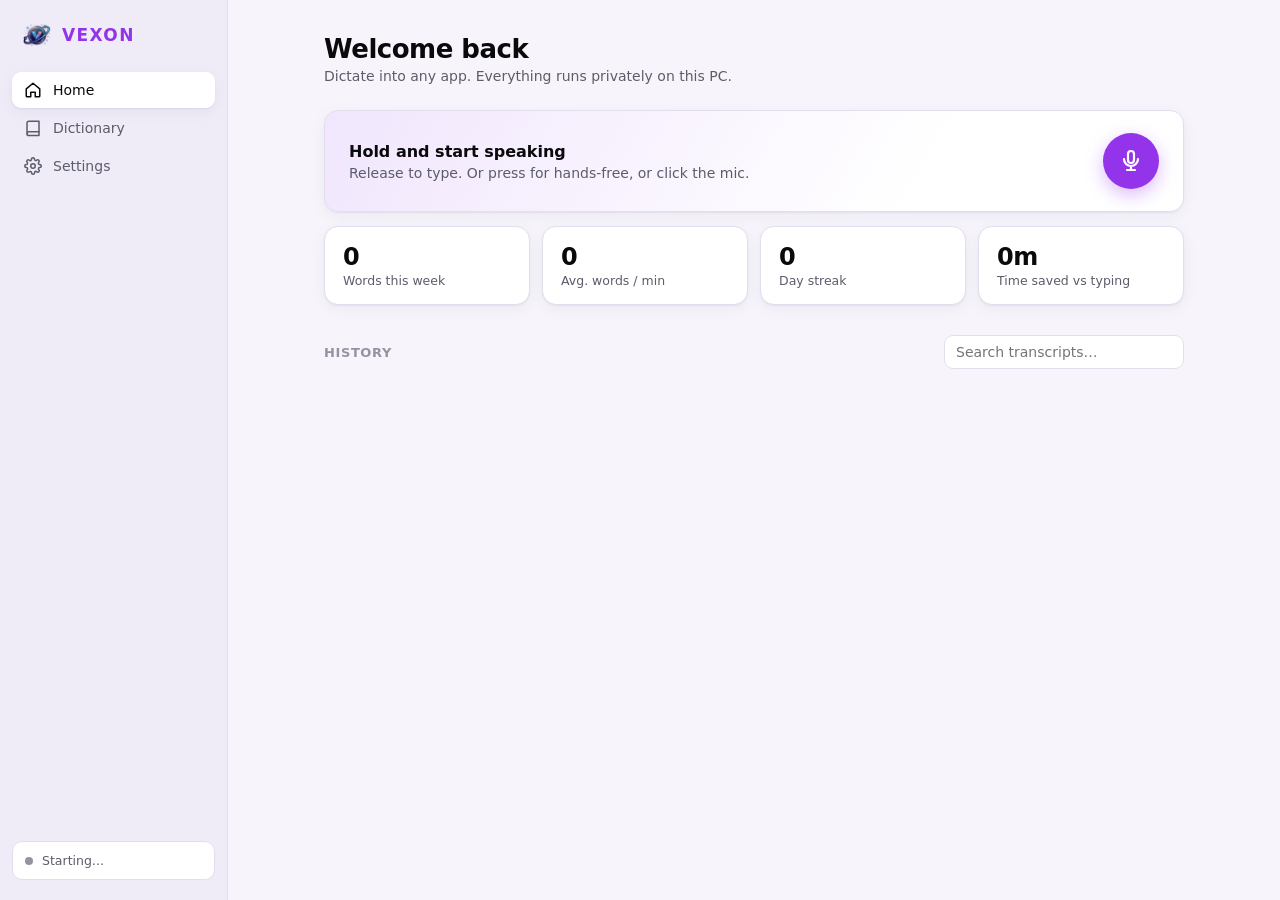
<file: app/ui/index.html>
<!doctype html>
<html lang="en">
<head>
<meta charset="utf-8">
<title>Vexon</title>
<style>
/* Vexon palette: purple #A855F7, cyan #00E5FF, ink #0A0A0C, white (deeper purple/cyan on white) */
:root {
  --bg: #f7f5fb; --panel: #ffffff; --sidebar: #efebf7; --line: #e3deee;
  --text: #0a0a0c; --muted: #5c5c6b; --faint: #9393a3;
  --accent: #9333ea; --accent-soft: #f1e6fd; --accent-text: #7e22ce;
  --rec: #d92b4b; --ok: #0891b2; --warn: #d97706;
  --shadow: 0 1px 2px rgba(40,20,80,.06), 0 4px 16px rgba(40,20,80,.05);
}
@media (prefers-color-scheme: dark) {
  :root {
    --bg: #0a0a0c; --panel: #131318; --sidebar: #0e0e12; --line: #262630;
    --text: #f4f4f8; --muted: #a3a3b2; --faint: #6f6f80;
    --accent: #a855f7; --accent-soft: #2b1a45; --accent-text: #d8b4fe;
    --rec: #ff5c7a; --ok: #00e5ff; --warn: #ffc857;
    --shadow: 0 1px 2px rgba(0,0,0,.4);
  }
}
* { box-sizing: border-box; }
html, body { margin: 0; height: 100%; }
body {
  font-family: "Segoe UI Variable Text", "Segoe UI", system-ui, sans-serif;
  font-size: 14px; color: var(--text); background: var(--bg);
  display: grid; grid-template-columns: 228px 1fr; overflow: hidden;
  -webkit-user-select: none; user-select: none;
}
.selectable { -webkit-user-select: text; user-select: text; }

/* sidebar */
aside { background: var(--sidebar); border-right: 1px solid var(--line);
  display: flex; flex-direction: column; padding: 20px 12px; }
.brand { display: flex; align-items: center; gap: 10px; padding: 0 10px 22px; }
.brand img { width: 30px; height: 30px; }
.brand b { font-size: 17px; font-weight: 700; letter-spacing: .08em; text-transform: uppercase; color: var(--accent); }
nav a { display: flex; align-items: center; gap: 11px; padding: 9px 12px; border-radius: 9px;
  color: var(--muted); text-decoration: none; font-weight: 500; cursor: pointer; margin-bottom: 2px; }
nav a svg { width: 18px; height: 18px; flex: none; }
nav a:hover { background: rgba(168,85,247,.10); color: var(--text); }
nav a.active { background: var(--panel); color: var(--text); box-shadow: var(--shadow); }
.side-bottom { margin-top: auto; }
.status-chip { display: flex; align-items: center; gap: 9px; padding: 11px 12px; border-radius: 10px;
  background: var(--panel); border: 1px solid var(--line); font-size: 12.5px; color: var(--muted); }
.dot { width: 8px; height: 8px; border-radius: 50%; background: var(--faint); flex: none; }
.dot.ready { background: var(--ok); }
.dot.loading, .dot.transcribing { background: var(--warn); animation: pulse 1s infinite; }
.dot.recording { background: var(--rec); animation: pulse .6s infinite; }
.dot.error { background: var(--rec); }
@keyframes pulse { 50% { opacity: .35; } }

/* main */
main { overflow-y: auto; padding: 34px 44px 48px; }
.page { display: none; max-width: 860px; margin: 0 auto; }
.page.active { display: block; }
h1 { font-size: 26px; font-weight: 650; letter-spacing: -.5px; margin: 0 0 4px; }
.sub { color: var(--muted); margin: 0 0 26px; }
h2 { font-size: 13px; font-weight: 600; text-transform: uppercase; letter-spacing: .6px;
  color: var(--faint); margin: 30px 0 12px; }
.card { background: var(--panel); border: 1px solid var(--line); border-radius: 14px;
  box-shadow: var(--shadow); }

/* hero */
.hero { padding: 22px 24px; display: flex; align-items: center; gap: 20px;
  background: linear-gradient(120deg, var(--accent-soft), var(--panel) 70%); }
.hero .txt { flex: 1; }
.hero .txt b { font-size: 16px; display: block; margin-bottom: 4px; }
.hero .txt span { color: var(--muted); }
kbd { display: inline-block; font-family: inherit; font-size: 12px; font-weight: 600;
  padding: 3px 8px; border-radius: 6px; background: var(--panel); border: 1px solid var(--line);
  border-bottom-width: 2px; color: var(--text); margin: 0 1px; }
.mic-btn { width: 56px; height: 56px; border-radius: 50%; border: none; cursor: pointer;
  background: var(--accent); color: #fff; display: grid; place-items: center; flex: none;
  box-shadow: 0 6px 18px rgba(168,85,247,.4); transition: transform .12s, background .2s; }
.mic-btn:hover { transform: scale(1.05); }
.mic-btn.recording { background: var(--rec); box-shadow: 0 6px 18px rgba(255,92,122,.4); animation: ring 1.2s infinite; }
@keyframes ring { 0% { box-shadow: 0 0 0 0 rgba(255,92,122,.45); } 100% { box-shadow: 0 0 0 16px rgba(255,92,122,0); } }
.mic-btn svg { width: 24px; height: 24px; }

/* stats */
.stats { display: grid; grid-template-columns: repeat(4, 1fr); gap: 12px; margin-top: 14px; }
.stat { padding: 16px 18px; }
.stat .v { font-size: 24px; font-weight: 650; letter-spacing: -.5px; font-variant-numeric: tabular-nums; }
.stat .l { color: var(--muted); font-size: 12.5px; margin-top: 2px; }

/* history */
.toolbar { display: flex; gap: 10px; align-items: center; margin: 30px 0 12px; }
.toolbar h2 { margin: 0; flex: 1; }
input[type=text], input[type=search], select {
  font: inherit; color: var(--text); background: var(--panel); border: 1px solid var(--line);
  border-radius: 9px; padding: 8px 11px; outline: none; }
input:focus, select:focus { border-color: var(--accent); box-shadow: 0 0 0 3px var(--accent-soft); }
.search { width: 240px; }
.day { font-size: 12px; font-weight: 600; color: var(--faint); margin: 18px 4px 6px; }
.item { display: grid; grid-template-columns: 64px 1fr auto; gap: 14px; padding: 13px 16px;
  border-bottom: 1px solid var(--line); align-items: start; }
.item:last-child { border-bottom: none; }
.item .time { color: var(--faint); font-size: 12.5px; padding-top: 1px; font-variant-numeric: tabular-nums; }
.item .text { line-height: 1.5; white-space: pre-wrap; word-break: break-word; }
.item .meta { color: var(--faint); font-size: 12px; margin-top: 4px; }
.item .actions { display: flex; gap: 4px; opacity: 0; transition: opacity .15s; }
.item:hover .actions { opacity: 1; }
.icon-btn { border: none; background: transparent; color: var(--muted); cursor: pointer;
  width: 30px; height: 30px; border-radius: 7px; display: grid; place-items: center; }
.icon-btn:hover { background: rgba(168,85,247,.12); color: var(--text); }
.icon-btn svg { width: 16px; height: 16px; }
.empty { padding: 44px 20px; text-align: center; color: var(--muted); }
.flash { animation: flash 1.4s ease-out; }
@keyframes flash { from { background: var(--accent-soft); } to { background: transparent; } }

/* dictionary */
.chips { display: flex; flex-wrap: wrap; gap: 8px; padding: 16px; }
.chip { display: inline-flex; align-items: center; gap: 6px; padding: 6px 8px 6px 12px;
  background: var(--accent-soft); color: var(--accent-text); border-radius: 99px; font-weight: 500; }
.chip button { border: none; background: none; color: inherit; cursor: pointer; opacity: .6;
  font-size: 15px; line-height: 1; padding: 0 2px; }
.chip button:hover { opacity: 1; }
.add-row { display: flex; gap: 8px; padding: 14px 16px; border-top: 1px solid var(--line); }
.add-row input { flex: 1; }
.btn { font: inherit; font-weight: 600; border: none; border-radius: 9px; padding: 8px 16px;
  cursor: pointer; background: var(--accent); color: #fff; }
.btn:hover { filter: brightness(1.08); }
.btn.ghost { background: transparent; color: var(--muted); border: 1px solid var(--line); }
.btn.danger { background: transparent; color: var(--rec); border: 1px solid var(--line); }
table { width: 100%; border-collapse: collapse; }
td, th { padding: 11px 16px; text-align: left; border-bottom: 1px solid var(--line); }
th { font-size: 12px; color: var(--faint); font-weight: 600; }
td.arrow { color: var(--faint); width: 30px; }
td code { font-family: "Cascadia Code", Consolas, monospace; font-size: 12.5px;
  background: var(--bg); padding: 2px 6px; border-radius: 5px; }

/* settings */
.row { display: flex; align-items: center; gap: 20px; padding: 16px 20px; border-bottom: 1px solid var(--line); }
.row:last-child { border-bottom: none; }
.row .lbl { flex: 1; }
.row .lbl b { display: block; font-weight: 600; }
.row .lbl span { color: var(--muted); font-size: 12.5px; }
.row select, .row input[type=text] { min-width: 240px; }
.switch { position: relative; width: 40px; height: 23px; flex: none; }
.switch input { opacity: 0; width: 0; height: 0; }
.switch i { position: absolute; inset: 0; background: var(--line); border-radius: 99px; cursor: pointer; transition: .2s; }
.switch i::after { content: ""; position: absolute; width: 17px; height: 17px; left: 3px; top: 3px;
  background: #fff; border-radius: 50%; transition: .2s; box-shadow: 0 1px 2px rgba(0,0,0,.2); }
.switch input:checked + i { background: var(--accent); }
.switch input:checked + i::after { transform: translateX(17px); }
.hotkey-input { display: flex; gap: 8px; align-items: center; }
.hotkey-input .keys { min-width: 150px; text-align: right; }
.capture { outline: 2px solid var(--accent); }

.toast { position: fixed; bottom: 22px; left: 50%; transform: translateX(-50%) translateY(20px);
  background: var(--text); color: var(--bg); padding: 9px 16px; border-radius: 9px; font-weight: 500;
  opacity: 0; transition: .2s; pointer-events: none; }
.toast.show { opacity: 1; transform: translateX(-50%); }
</style>
</head>
<body>

<aside>
  <div class="brand"><img src="icon.png" alt=""><b>Vexon</b></div>
  <nav>
    <a data-page="home" class="active">
      <svg viewBox="0 0 24 24" fill="none" stroke="currentColor" stroke-width="2" stroke-linecap="round" stroke-linejoin="round"><path d="M3 10.5 12 3l9 7.5V20a1 1 0 0 1-1 1h-5v-6H9v6H4a1 1 0 0 1-1-1z"/></svg>Home</a>
    <a data-page="dictionary">
      <svg viewBox="0 0 24 24" fill="none" stroke="currentColor" stroke-width="2" stroke-linecap="round" stroke-linejoin="round"><path d="M4 19.5A2.5 2.5 0 0 1 6.5 17H20V3H6.5A2.5 2.5 0 0 0 4 5.5z"/><path d="M4 19.5A2.5 2.5 0 0 0 6.5 22H20v-5"/></svg>Dictionary</a>
    <a data-page="settings">
      <svg viewBox="0 0 24 24" fill="none" stroke="currentColor" stroke-width="2" stroke-linecap="round" stroke-linejoin="round"><circle cx="12" cy="12" r="3"/><path d="M19.4 15a1.65 1.65 0 0 0 .33 1.82l.06.06a2 2 0 1 1-2.83 2.83l-.06-.06a1.65 1.65 0 0 0-1.82-.33 1.65 1.65 0 0 0-1 1.51V21a2 2 0 1 1-4 0v-.09A1.65 1.65 0 0 0 9 19.4a1.65 1.65 0 0 0-1.82.33l-.06.06a2 2 0 1 1-2.83-2.83l.06-.06a1.65 1.65 0 0 0 .33-1.82 1.65 1.65 0 0 0-1.51-1H3a2 2 0 1 1 0-4h.09A1.65 1.65 0 0 0 4.6 9a1.65 1.65 0 0 0-.33-1.82l-.06-.06a2 2 0 1 1 2.83-2.83l.06.06a1.65 1.65 0 0 0 1.82.33H9a1.65 1.65 0 0 0 1-1.51V3a2 2 0 1 1 4 0v.09a1.65 1.65 0 0 0 1 1.51 1.65 1.65 0 0 0 1.82-.33l.06-.06a2 2 0 1 1 2.83 2.83l-.06.06a1.65 1.65 0 0 0-.33 1.82V9a1.65 1.65 0 0 0 1.51 1H21a2 2 0 1 1 0 4h-.09a1.65 1.65 0 0 0-1.51 1z"/></svg>Settings</a>
  </nav>
  <div class="side-bottom">
    <div class="status-chip"><span class="dot" id="dot"></span><span id="status">Starting…</span></div>
  </div>
</aside>

<main>
  <!-- HOME -->
  <section class="page active" id="page-home">
    <h1 id="greeting">Welcome back</h1>
    <p class="sub">Dictate into any app. Everything runs privately on this PC.</p>

    <div class="card hero">
      <div class="txt">
        <b>Hold <span id="hk-hint"></span> and start speaking</b>
        <span>Release to type. Or press <span id="tg-hint"></span> for hands-free, or click the mic.</span>
      </div>
      <button class="mic-btn" id="mic" title="Start / stop dictation">
        <svg viewBox="0 0 24 24" fill="none" stroke="currentColor" stroke-width="2.2" stroke-linecap="round" stroke-linejoin="round"><rect x="9" y="2" width="6" height="12" rx="3"/><path d="M5 10a7 7 0 0 0 14 0M12 17v4M8 21h8"/></svg>
      </button>
    </div>

    <div class="stats">
      <div class="card stat"><div class="v" id="s-week">0</div><div class="l">Words this week</div></div>
      <div class="card stat"><div class="v" id="s-wpm">0</div><div class="l">Avg. words / min</div></div>
      <div class="card stat"><div class="v" id="s-streak">0</div><div class="l">Day streak</div></div>
      <div class="card stat"><div class="v" id="s-saved">0m</div><div class="l">Time saved vs typing</div></div>
    </div>

    <div class="toolbar">
      <h2>History</h2>
      <input type="search" class="search" id="search" placeholder="Search transcripts…">
    </div>
    <div id="history"></div>
  </section>

  <!-- DICTIONARY -->
  <section class="page" id="page-dictionary">
    <h1>Dictionary</h1>
    <p class="sub">Teach Vexon names, jargon and shortcuts.</p>

    <h2>Vocabulary</h2>
    <div class="card">
      <div class="chips" id="vocab"></div>
      <div class="add-row">
        <input type="text" id="vocab-in" placeholder="Add a word or name, e.g. Kubernetes, Thiru, SocialEagle">
        <button class="btn" id="vocab-add">Add</button>
      </div>
    </div>

    <h2>Replacements</h2>
    <div class="card">
      <table>
        <thead><tr><th>When you say</th><th></th><th>Type</th><th></th></tr></thead>
        <tbody id="repl"></tbody>
      </table>
      <div class="add-row">
        <input type="text" id="repl-from" placeholder="When you say… (e.g. my email)">
        <input type="text" id="repl-to" placeholder="Type… (use \n for a new line)">
        <button class="btn" id="repl-add">Add</button>
      </div>
    </div>
  </section>

  <!-- SETTINGS -->
  <section class="page" id="page-settings">
    <h1>Settings</h1>
    <p class="sub">Changes are saved automatically.</p>

    <h2>Shortcuts</h2>
    <div class="card">
      <div class="row">
        <div class="lbl"><b>Push-to-talk</b><span>Hold these keys while speaking.</span></div>
        <div class="hotkey-input"><span class="keys" id="hk-keys"></span>
          <button class="btn ghost" data-capture="hotkey">Change</button></div>
      </div>
      <div class="row">
        <div class="lbl"><b>Hands-free toggle</b><span>Press once to start, again to stop.</span></div>
        <div class="hotkey-input"><span class="keys" id="tg-keys"></span>
          <button class="btn ghost" data-capture="toggle_hotkey">Change</button></div>
      </div>
    </div>

    <h2>Microphone</h2>
    <div class="card">
      <div class="row">
        <div class="lbl"><b>Input device</b><span>Which microphone to record from.</span></div>
        <select id="mic-select"></select>
      </div>
    </div>

    <h2>Transcription</h2>
    <div class="card">
      <div class="row">
        <div class="lbl"><b>Model</b><span>Bigger is more accurate but slower. Downloads on first use.</span></div>
        <select data-cfg="model">
          <option value="tiny">Tiny – fastest (75 MB)</option>
          <option value="base">Base – fast (145 MB)</option>
          <option value="small">Small – balanced (480 MB)</option>
          <option value="medium">Medium – accurate (1.5 GB)</option>
          <option value="distil-large-v3">Distil Large v3 – accurate, English (1.5 GB)</option>
          <option value="large-v3-turbo">Large v3 Turbo – best (1.6 GB)</option>
        </select>
      </div>
      <div class="row">
        <div class="lbl"><b>Language</b><span>Auto-detect works for most cases.</span></div>
        <select data-cfg="language">
          <option value="">Auto-detect</option>
          <option value="en">English</option><option value="ta">Tamil</option>
          <option value="hi">Hindi</option><option value="te">Telugu</option>
          <option value="ml">Malayalam</option><option value="kn">Kannada</option>
          <option value="es">Spanish</option><option value="fr">French</option>
          <option value="de">German</option><option value="ar">Arabic</option>
          <option value="zh">Chinese</option><option value="ja">Japanese</option>
        </select>
      </div>
      <div class="row">
        <div class="lbl"><b>Processor</b><span>GPU (CUDA) is much faster when available.</span></div>
        <select data-cfg="device">
          <option value="auto">Automatic</option><option value="cuda">GPU (CUDA)</option>
          <option value="cpu">CPU</option>
        </select>
      </div>
    </div>

    <h2>Behaviour</h2>
    <div class="card">
      <div class="row"><div class="lbl"><b>Remove filler words</b><span>Strip “um”, “uh”, “erm”.</span></div>
        <label class="switch"><input type="checkbox" data-cfg="remove_fillers"><i></i></label></div>
      <div class="row"><div class="lbl"><b>Sound effects</b><span>Beep when recording starts and stops.</span></div>
        <label class="switch"><input type="checkbox" data-cfg="sounds"><i></i></label></div>
      <div class="row"><div class="lbl"><b>Add space after text</b><span>So consecutive dictations don’t run together.</span></div>
        <label class="switch"><input type="checkbox" data-cfg="add_trailing_space"><i></i></label></div>
      <div class="row"><div class="lbl"><b>Restore clipboard</b><span>Put your previous clipboard back after pasting.</span></div>
        <label class="switch"><input type="checkbox" data-cfg="restore_clipboard"><i></i></label></div>
      <div class="row"><div class="lbl"><b>Launch at login</b><span>Start Vexon in the tray when Windows starts.</span></div>
        <label class="switch"><input type="checkbox" data-cfg="start_on_login"><i></i></label></div>
      <div class="row"><div class="lbl"><b>Show this window on launch</b><span>Otherwise it starts in the tray.</span></div>
        <label class="switch"><input type="checkbox" data-cfg="show_window_on_start"><i></i></label></div>
    </div>

    <h2>Browser</h2>
    <div class="card">
      <div class="row">
        <div class="lbl"><b>Search engine</b><span>Used when you type words, not a website, in the address bar.</span></div>
        <select data-cfg="search_engine">
          <option value="google">Google</option><option value="duckduckgo">DuckDuckGo</option>
          <option value="bing">Bing</option><option value="brave">Brave Search</option>
        </select>
      </div>
      <div class="row"><div class="lbl"><b>Show bookmarks bar</b><span>Your bookmarks under the address bar (Ctrl+Shift+B).</span></div>
        <label class="switch"><input type="checkbox" data-cfg="show_bookmarks_bar"><i></i></label></div>
    </div>

    <h2>Data</h2>
    <div class="card">
      <div class="row"><div class="lbl"><b>Data folder</b><span id="data-dir"></span></div>
        <button class="btn ghost" id="open-data">Open</button></div>
      <div class="row"><div class="lbl"><b>Clear history</b><span>Permanently delete all saved transcripts.</span></div>
        <button class="btn danger" id="clear-hist">Clear</button></div>
    </div>
  </section>
</main>

<div class="toast" id="toast"></div>

<script>
const $ = s => document.querySelector(s);
const $$ = s => [...document.querySelectorAll(s)];
let api, cfg = {}, searchTimer;

const ICON_COPY = '<svg viewBox="0 0 24 24" fill="none" stroke="currentColor" stroke-width="2" stroke-linecap="round" stroke-linejoin="round"><rect x="9" y="9" width="13" height="13" rx="2"/><path d="M5 15H4a2 2 0 0 1-2-2V4a2 2 0 0 1 2-2h9a2 2 0 0 1 2 2v1"/></svg>';
const ICON_DEL = '<svg viewBox="0 0 24 24" fill="none" stroke="currentColor" stroke-width="2" stroke-linecap="round" stroke-linejoin="round"><path d="M3 6h18M8 6V4a2 2 0 0 1 2-2h4a2 2 0 0 1 2 2v2m3 0v14a2 2 0 0 1-2 2H7a2 2 0 0 1-2-2V6"/></svg>';

function toast(msg) {
  const t = $('#toast'); t.textContent = msg; t.classList.add('show');
  clearTimeout(t._h); t._h = setTimeout(() => t.classList.remove('show'), 1800);
}
function esc(s) { return String(s ?? '').replace(/[&<>"]/g, c => ({'&':'&amp;','<':'&lt;','>':'&gt;','"':'&quot;'}[c])); }
function keysHtml(combo) {
  const names = {ctrl:'Ctrl', windows:'Win', alt:'Alt', shift:'Shift', space:'Space',
                 'right ctrl':'Right Ctrl', 'left windows':'Win', 'right alt':'Right Alt'};
  return (combo || '').split('+').map(k => `<kbd>${esc(names[k.trim()] || k.trim().toUpperCase())}</kbd>`).join(' + ');
}

/* navigation */
$$('nav a').forEach(a => a.onclick = () => {
  $$('nav a').forEach(x => x.classList.toggle('active', x === a));
  $$('.page').forEach(p => p.classList.toggle('active', p.id === 'page-' + a.dataset.page));
  if (a.dataset.page === 'settings') loadMics();
});

/* state */
function setState(state, status) {
  $('#dot').className = 'dot ' + state;
  $('#status').textContent = status;
  $('#mic').classList.toggle('recording', state === 'recording');
}
function renderStats(s) {
  $('#s-week').textContent = s.week_words.toLocaleString();
  $('#s-wpm').textContent = s.wpm;
  $('#s-streak').textContent = s.streak;
  $('#s-saved').textContent = s.minutes_saved >= 60 ? (s.minutes_saved/60).toFixed(1) + 'h' : s.minutes_saved + 'm';
}
function renderConfig() {
  $('#hk-hint').innerHTML = keysHtml(cfg.hotkey);
  $('#tg-hint').innerHTML = keysHtml(cfg.toggle_hotkey);
  $('#hk-keys').innerHTML = keysHtml(cfg.hotkey);
  $('#tg-keys').innerHTML = keysHtml(cfg.toggle_hotkey);
  $$('[data-cfg]').forEach(el => {
    const v = cfg[el.dataset.cfg];
    if (el.type === 'checkbox') el.checked = !!v; else el.value = v ?? '';
  });
  renderVocab(); renderRepl();
}

/* history */
function dayLabel(d) {
  const today = new Date(); today.setHours(0,0,0,0);
  const diff = Math.round((today - new Date(d.getFullYear(), d.getMonth(), d.getDate())) / 864e5);
  if (diff === 0) return 'Today';
  if (diff === 1) return 'Yesterday';
  return d.toLocaleDateString(undefined, {weekday:'long', month:'short', day:'numeric'});
}
function itemHtml(r) {
  const d = new Date(r.timestamp);
  const app = r.app_window ? ' · ' + esc(r.app_window.length > 50 ? r.app_window.slice(0,50) + '…' : r.app_window) : '';
  return `<div class="item" data-id="${r.id}">
    <div class="time">${d.toLocaleTimeString([], {hour:'numeric', minute:'2-digit'})}</div>
    <div><div class="text selectable">${esc(r.final_text)}</div>
      <div class="meta">${r.num_words} words · ${r.duration_sec}s · ${r.latency_sec}s to transcribe${app}</div></div>
    <div class="actions">
      <button class="icon-btn" title="Copy" data-copy>${ICON_COPY}</button>
      <button class="icon-btn" title="Delete" data-del>${ICON_DEL}</button></div></div>`;
}
async function loadHistory() {
  const rows = await api.get_history($('#search').value);
  const box = $('#history');
  if (!rows.length) {
    box.innerHTML = `<div class="card empty">${$('#search').value ? 'No matches.' :
      'Nothing yet. Hold your shortcut and say something.'}</div>`;
    return;
  }
  let html = '', current = null;
  for (const r of rows) {
    const label = dayLabel(new Date(r.timestamp));
    if (label !== current) {
      if (current !== null) html += '</div>';
      html += `<div class="day">${label}</div><div class="card">`;
      current = label;
    }
    html += itemHtml(r);
  }
  box.innerHTML = html + '</div>';
  window._rows = Object.fromEntries(rows.map(r => [r.id, r]));
}
$('#history').addEventListener('click', async e => {
  const item = e.target.closest('.item'); if (!item) return;
  const id = item.dataset.id;
  if (e.target.closest('[data-copy]')) { await api.copy_text(window._rows[id].final_text); toast('Copied'); }
  if (e.target.closest('[data-del]')) { renderStats(await api.delete_history(id)); loadHistory(); }
});
$('#search').oninput = () => { clearTimeout(searchTimer); searchTimer = setTimeout(loadHistory, 200); };

/* dictionary */
function renderVocab() {
  $('#vocab').innerHTML = (cfg.vocabulary || []).map((w, i) =>
    `<span class="chip">${esc(w)}<button data-i="${i}" title="Remove">×</button></span>`).join('')
    || '<span style="color:var(--muted)">No words yet.</span>';
}
$('#vocab').onclick = e => {
  const b = e.target.closest('button'); if (!b) return;
  const v = [...cfg.vocabulary]; v.splice(+b.dataset.i, 1); save({vocabulary: v});
};
$('#vocab-add').onclick = () => {
  const w = $('#vocab-in').value.trim(); if (!w) return;
  if (!(cfg.vocabulary || []).includes(w)) save({vocabulary: [...(cfg.vocabulary || []), w]});
  $('#vocab-in').value = '';
};
$('#vocab-in').onkeydown = e => { if (e.key === 'Enter') $('#vocab-add').click(); };

const showEsc = s => esc(s).replace(/\n/g, '\\n');
function renderRepl() {
  const entries = Object.entries(cfg.replacements || {});
  $('#repl').innerHTML = entries.map(([k, v]) =>
    `<tr><td>${esc(k)}</td><td class="arrow">→</td><td><code>${showEsc(v)}</code></td>
     <td style="width:40px"><button class="icon-btn" data-k="${esc(k)}" title="Remove">${ICON_DEL}</button></td></tr>`).join('')
    || '<tr><td colspan="4" style="color:var(--muted)">No replacements yet.</td></tr>';
}
$('#repl').onclick = e => {
  const b = e.target.closest('button'); if (!b) return;
  const r = {...cfg.replacements}; delete r[b.dataset.k]; save({replacements: r});
};
$('#repl-add').onclick = () => {
  const k = $('#repl-from').value.trim().toLowerCase(), v = $('#repl-to').value.replace(/\\n/g, '\n');
  if (!k || !v) return;
  save({replacements: {...cfg.replacements, [k]: v}});
  $('#repl-from').value = $('#repl-to').value = '';
};

/* settings */
async function save(changes) {
  cfg = await api.save_config(changes);
  renderConfig(); toast('Saved');
}
$$('[data-cfg]').forEach(el => el.onchange = () => {
  const k = el.dataset.cfg;
  save({[k]: el.type === 'checkbox' ? el.checked : (el.value === '' ? null : el.value)});
});
async function loadMics() {
  const mics = await api.list_mics();
  const sel = $('#mic-select');
  sel.innerHTML = '<option value="">System default</option>' +
    mics.map(m => `<option value="${m.index}">${esc(m.name)}</option>`).join('');
  sel.value = cfg.mic_device ?? '';
}
$('#mic-select').onchange = e => save({mic_device: e.target.value === '' ? null : +e.target.value});

/* hotkey capture: press the new combo, released when the last key goes up */
const KEYMAP = {Control:'ctrl', Meta:'windows', OS:'windows', Alt:'alt', Shift:'shift', ' ':'space'};
$$('[data-capture]').forEach(btn => btn.onclick = () => {
  const field = btn.dataset.capture, held = new Set(), combo = new Set();
  btn.textContent = 'Press keys…'; btn.classList.add('capture');
  const down = e => {
    e.preventDefault();
    if (e.key === 'Escape') return done(false);
    let k = KEYMAP[e.key] || (e.code.startsWith('Key') ? e.code.slice(3).toLowerCase() :
             e.code.startsWith('Digit') ? e.code.slice(5) : e.key.toLowerCase());
    if (e.key === 'Control' && e.location === 2) k = 'right ctrl';
    if (e.key === 'Alt' && e.location === 2) k = 'right alt';
    held.add(k); combo.add(k);
  };
  const up = e => { e.preventDefault(); held.clear(); if (combo.size) done(true); };
  function done(ok) {
    removeEventListener('keydown', down, true); removeEventListener('keyup', up, true);
    btn.textContent = 'Change'; btn.classList.remove('capture');
    if (ok) {
      const order = ['ctrl','right ctrl','alt','right alt','shift','windows'];
      const keys = [...combo].sort((a, b) => (order.indexOf(a) + 1 || 99) - (order.indexOf(b) + 1 || 99));
      save({[field]: keys.join('+')});
    }
  }
  addEventListener('keydown', down, true); addEventListener('keyup', up, true);
});

$('#open-data').onclick = () => api.open_data_folder();
$('#clear-hist').onclick = async () => {
  if (!$('#clear-hist').dataset.armed) {
    $('#clear-hist').dataset.armed = 1; $('#clear-hist').textContent = 'Click again to confirm';
    setTimeout(() => { delete $('#clear-hist').dataset.armed; $('#clear-hist').textContent = 'Clear'; }, 3000);
    return;
  }
  renderStats(await api.clear_history()); loadHistory(); toast('History cleared');
};
$('#mic').onclick = () => api.toggle_dictation();

/* events pushed from Python */
window.onEngineEvent = async (event, data) => {
  if (event === 'state') setState(data.state, data.status);
  if (event === 'notice') toast(data);
  if (event === 'config') { cfg = data; renderConfig(); }
  if (event === 'transcript') {
    renderStats(await api.get_stats());
    await loadHistory();
    const el = document.querySelector(`.item[data-id="${data.id}"]`);
    if (el) el.classList.add('flash');
  }
};

window.addEventListener('pywebviewready', async () => {
  api = window.pywebview.api;
  const s = await api.get_state();
  cfg = s.config;
  const h = new Date().getHours();
  $('#greeting').textContent = h < 12 ? 'Good morning' : h < 17 ? 'Good afternoon' : 'Good evening';
  $('#data-dir').textContent = s.data_dir;
  setState(s.state, s.status); renderStats(s.stats); renderConfig(); loadHistory();
});
</script>
</body>
</html>
</file>
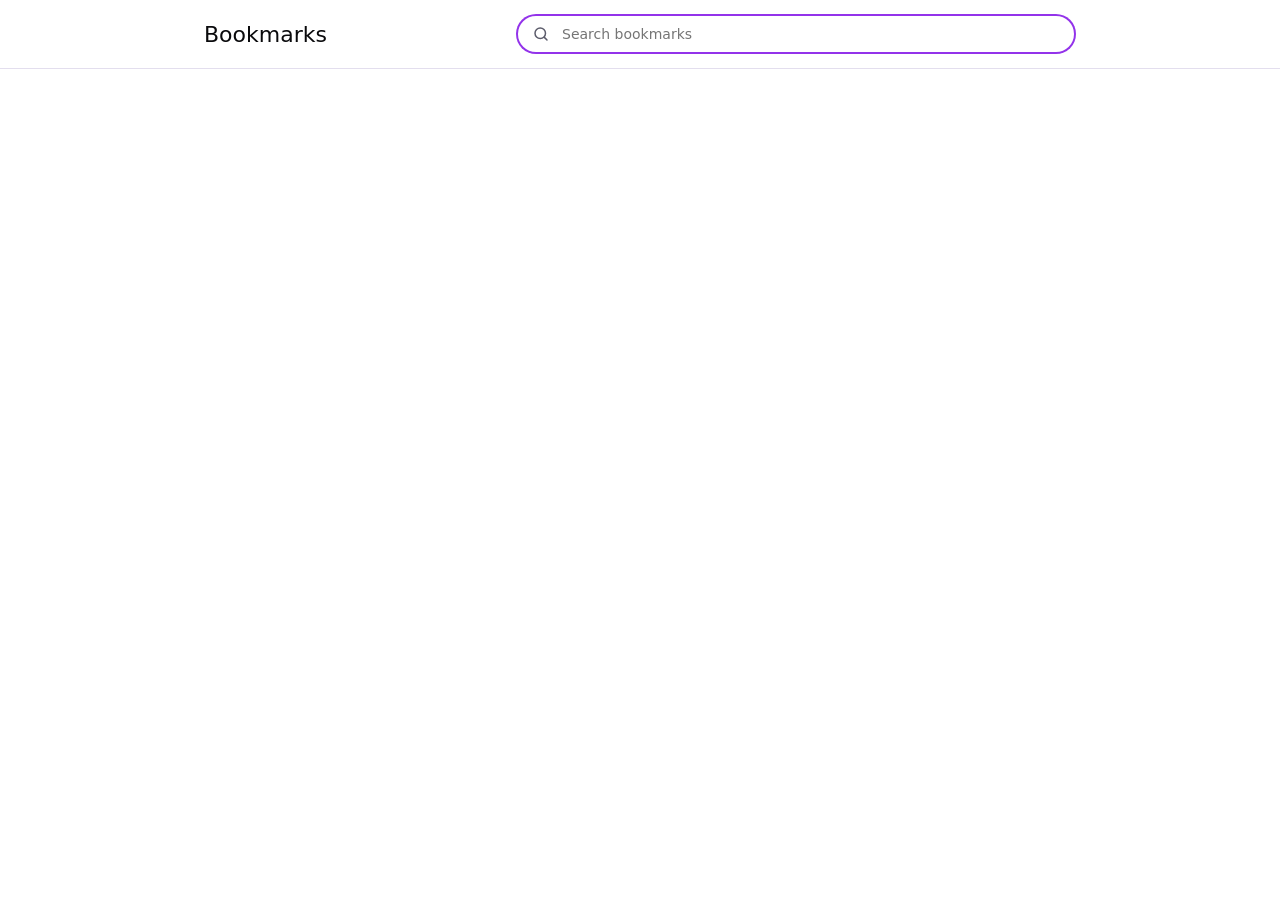
<file: app/ui/bookmarks.html>
<!doctype html>
<html lang="en">
<head>
<meta charset="utf-8">
<meta name="viewport" content="width=device-width, initial-scale=1">
<title>Bookmarks</title>
<link rel="icon" href="icon.png">
<link rel="stylesheet" href="pages.css">
</head>
<body>
<div class="head"><div class="head-in">
  <h1>Bookmarks</h1>
  <label class="search">
    <svg viewBox="0 0 24 24"><circle cx="11" cy="11" r="7"/><path d="m20 20-3.5-3.5"/></svg>
    <input id="q" type="search" placeholder="Search bookmarks" autofocus>
  </label>
</div></div>
<main id="list"></main>

<script>
const $ = s => document.querySelector(s);
const esc = s => String(s ?? '').replace(/[&<>"]/g, c => ({'&':'&amp;','<':'&lt;','>':'&gt;','"':'&quot;'}[c]));
const GLOBE = '<svg viewBox="0 0 24 24"><circle cx="12" cy="12" r="9"/><path d="M3 12h18M12 3a14 14 0 0 1 0 18M12 3a14 14 0 0 0 0 18"/></svg>';
const TRASH = '<svg viewBox="0 0 24 24"><path d="M3 6h18M8 6V4a2 2 0 0 1 2-2h4a2 2 0 0 1 2 2v2m3 0v14a2 2 0 0 1-2 2H7a2 2 0 0 1-2-2V6"/></svg>';
const PEN = '<svg viewBox="0 0 24 24"><path d="M12 20h9"/><path d="M16.5 3.5a2.1 2.1 0 0 1 3 3L7 19l-4 1 1-4z"/></svg>';
let api, timer, rows = [];
const icon = b => b.icon ? `<img src="${esc(b.icon)}" alt="" onerror="this.replaceWith(Object.assign(document.createElement('span'),{innerHTML:GLOBE}))">` : GLOBE;

async function load() {
  const q = $('#q').value.trim();
  rows = await api.get_bookmarks(q);
  const box = $('#list');
  if (!rows.length) {
    box.innerHTML = `<div class="empty">${q ? 'No matching bookmarks.' : 'No bookmarks yet. Open a page and press the star in the address bar, or Ctrl+D.'}</div>`;
    return;
  }
  box.innerHTML = '<div class="card" style="margin-top:20px">' + rows.map(b => `
    <div class="row" data-id="${b.id}">
      <span class="ico">${icon(b)}</span>
      <a class="main" href="${esc(b.url)}" title="${esc(b.url)}"><span class="t">${esc(b.title)}</span><span class="u">${esc(b.url.replace(/^https?:\/\//, ''))}</span></a>
      <span class="acts">
        <button class="ib" data-edit title="Rename" aria-label="Rename">${PEN}</button>
        <button class="ib" data-del title="Delete" aria-label="Delete">${TRASH}</button></span></div>`).join('') + '</div>';
}
$('#list').addEventListener('click', async e => {
  const row = e.target.closest('.row'); if (!row) return;
  const id = +row.dataset.id;
  if (e.target.closest('[data-del]')) { await api.remove_bookmark(id); return; }
  if (e.target.closest('[data-edit]')) {
    const b = rows.find(x => x.id === id), main = row.querySelector('.main');
    const input = Object.assign(document.createElement('input'), {className: 'rename', value: b.title});
    main.replaceWith(input); input.focus(); input.select();
    let done = false;
    const finish = async save => {
      if (done) return; done = true;
      if (save && input.value.trim() && input.value.trim() !== b.title) await api.rename_bookmark(id, input.value.trim());
      else load();
    };
    input.onkeydown = ev => { if (ev.key === 'Enter') finish(true); if (ev.key === 'Escape') finish(false); };
    input.onblur = () => finish(true);
  }
});
$('#q').addEventListener('input', () => { clearTimeout(timer); timer = setTimeout(load, 150); });
window.onEngineEvent = event => { if (event === 'bookmarks') load(); };
window.addEventListener('pywebviewready', () => { api = window.pywebview.api; load(); });
</script>
</body>
</html>
</file>
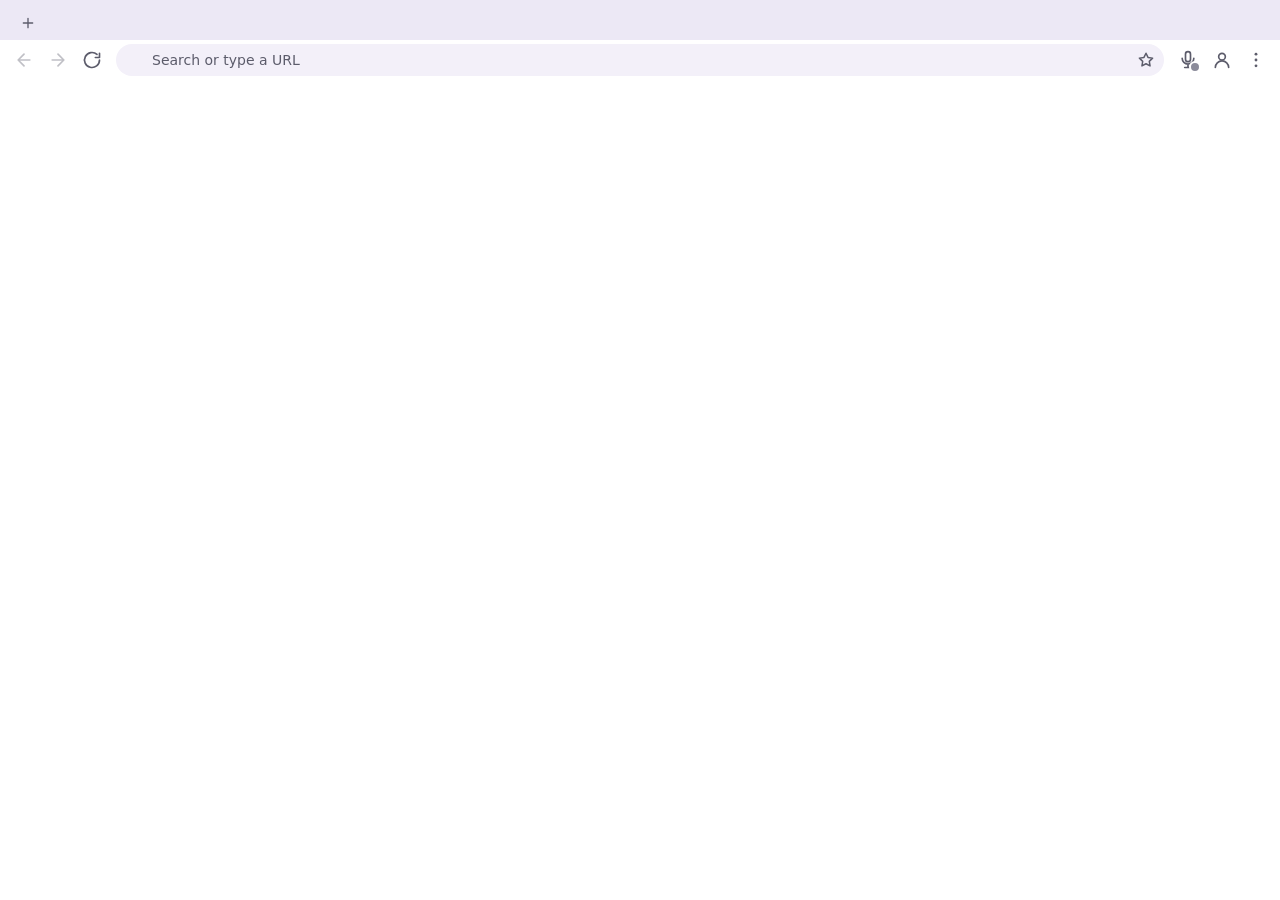
<file: app/ui/browser.html>
<!doctype html>
<html lang="en">
<head>
<meta charset="utf-8">
<meta name="color-scheme" content="light dark">
<title>Vexon</title>
<style>
/* Vexon palette: purple #A855F7, cyan #00E5FF, ink #0A0A0C, white. The light theme uses a deeper
   purple/cyan so text and icons keep their contrast on white. */
:root {
  --frame: #ece8f5; --bar: #ffffff; --omni: #f3f0f9; --omni-hover: #e9e4f3; --hover: rgba(10,10,12,.08);
  --text: #0a0a0c; --muted: #5c5c6b; --faint: #8b8b9a; --line: #ddd8ea; --accent: #9333ea; --cyan: #00b8d4;
  --accent-soft: #f1e6fd; --rec: #d92b4b; --ok: #0891b2; --warn: #d97706;
  --tab-hover: rgba(255,255,255,.6); --sep: #9c98ab; --sel: #f1e6fd;
}
@media (prefers-color-scheme: dark) {
  :root {
    --frame: #0a0a0c; --bar: #17171d; --omni: #0a0a0c; --omni-hover: #1f1f27; --hover: rgba(255,255,255,.09);
    --text: #f4f4f8; --muted: #a3a3b2; --faint: #6f6f80; --line: #2b2b35; --accent: #a855f7; --cyan: #00e5ff;
    --accent-soft: #2b1a45; --rec: #ff5c7a; --ok: #00e5ff; --warn: #ffc857;
    --tab-hover: rgba(255,255,255,.07); --sep: #3a3a46; --sel: #2b1a45;
  }
}
* { box-sizing: border-box; }
html, body { margin: 0; height: 100%; overflow: hidden; background: transparent; }
body { font: 12px/1.4 "Segoe UI Variable Text", "Segoe UI", system-ui, sans-serif; color: var(--text);
  -webkit-user-select: none; user-select: none; cursor: default; }
button { font: inherit; color: inherit; background: none; border: 0; padding: 0; cursor: default; }
svg { display: block; fill: none; stroke: currentColor; stroke-width: 2; stroke-linecap: round; stroke-linejoin: round; }

/* ---- tab strip ---- */
#strip { height: 40px; padding: 6px 8px 0; background: var(--frame); display: flex; align-items: flex-end; }
#tabs { display: flex; align-items: flex-end; min-width: 0; flex: 0 1 auto; }
.tab { position: relative; height: 34px; flex: 0 1 240px; min-width: 38px; width: 240px; display: flex; align-items: center;
  gap: 8px; padding: 0 8px 0 12px; border-radius: 10px 10px 0 0; color: var(--muted); overflow: visible; }
.tab:hover:not(.active) { background: var(--tab-hover); border-radius: 10px; margin-bottom: 4px; height: 30px; }
.tab.active { background: var(--bar); color: var(--text); z-index: 2; box-shadow: inset 0 2px 0 var(--accent); }
.tab.active::before, .tab.active::after { content: ""; position: absolute; bottom: 0; width: 10px; height: 10px; pointer-events: none; }
.tab.active::before { left: -10px; background: radial-gradient(circle at 0 0, transparent 9.5px, var(--bar) 10px); }
.tab.active::after { right: -10px; background: radial-gradient(circle at 100% 0, transparent 9.5px, var(--bar) 10px); }
.tab .sep { position: absolute; left: -1px; top: 8px; bottom: 8px; width: 1px; background: var(--sep); opacity: .55; }
.tab:first-child .sep, .tab.active .sep, .tab.active + .tab .sep, .tab:hover .sep, .tab:hover + .tab .sep { opacity: 0; }
.tab .fav { width: 16px; height: 16px; flex: none; display: grid; place-items: center; }
.tab .fav img { width: 16px; height: 16px; border-radius: 3px; }
.tab .fav svg { width: 16px; height: 16px; opacity: .7; }
.tab .title { flex: 1; min-width: 0; white-space: nowrap; overflow: hidden; text-overflow: clip;
  -webkit-mask-image: linear-gradient(to right, #000 calc(100% - 18px), transparent); mask-image: linear-gradient(to right, #000 calc(100% - 18px), transparent); }
.tab .x { width: 20px; height: 20px; border-radius: 50%; flex: none; display: grid; place-items: center; color: var(--muted); }
.tab .x svg { width: 12px; height: 12px; }
.tab .x:hover { background: var(--hover); color: var(--text); }
.tab:not(.active) .x { display: none; }
.tab:not(.active):hover .x { display: grid; }
.tab.narrow .title { display: none; }
.tab.narrow:not(.active) .fav { margin: 0 auto; }
.tab.narrow:not(.active) { padding: 0; justify-content: center; }
.tab.narrow.active { padding: 0 4px; justify-content: space-between; }
.tab.dragging { z-index: 5; box-shadow: 0 2px 8px rgba(0,0,0,.25); transition: none; opacity: .95; }
.spin { width: 14px; height: 14px; border-radius: 50%; border: 2px solid var(--line); border-top-color: var(--accent);
  animation: spin .8s linear infinite; }
@keyframes spin { to { transform: rotate(360deg); } }
.tab { animation: tabin .12s ease-out; }
@keyframes tabin { from { opacity: 0; transform: translateY(4px); } }
#newtab { width: 28px; height: 28px; margin: 0 0 3px 6px; border-radius: 50%; flex: none; display: grid; place-items: center; color: var(--muted); }
#newtab:hover { background: var(--hover); color: var(--text); }
#newtab svg { width: 16px; height: 16px; }

/* ---- toolbar ---- */
#toolbar { position: relative; height: 40px; background: var(--bar); display: flex; align-items: center; gap: 2px; padding: 0 8px; }
.tb { width: 32px; height: 32px; border-radius: 50%; flex: none; display: grid; place-items: center; color: var(--muted); position: relative; }
.tb svg { width: 20px; height: 20px; }
.tb:hover:not(:disabled) { background: var(--hover); color: var(--text); }
.tb:disabled { opacity: .38; }
.tb.on { color: var(--accent); background: var(--accent-soft); }
#omni { flex: 1; min-width: 80px; height: 32px; margin: 0 6px; border-radius: 16px; background: var(--omni); display: flex; align-items: center;
  padding: 0 4px; position: relative; }
#omni:hover { background: var(--omni-hover); }
#omni.focus { background: var(--bar); box-shadow: inset 0 0 0 2px var(--accent); }
#site { width: 28px; height: 28px; border-radius: 50%; display: grid; place-items: center; color: var(--muted); flex: none; }
#site svg { width: 16px; height: 16px; }
#site.bad { color: var(--warn); }
#site:hover { background: var(--hover); }
#url { flex: 1; min-width: 0; height: 100%; border: 0; outline: 0; background: transparent; color: var(--text); font: 14px "Segoe UI Variable Text", "Segoe UI", system-ui, sans-serif;
  -webkit-user-select: text; user-select: text; padding: 0 4px; }
#url::placeholder { color: var(--muted); }
#star { width: 28px; height: 28px; border-radius: 50%; display: grid; place-items: center; color: var(--muted); flex: none; }
#star svg { width: 18px; height: 18px; }
#star:hover:not(:disabled) { background: var(--hover); }
#star:disabled { opacity: .35; }
#star.on { color: var(--accent); }
#star.on svg { fill: currentColor; }
#progress { position: absolute; left: 0; right: 0; bottom: 0; height: 2px; overflow: hidden; display: none; }
#progress.on { display: block; }
#progress::after { content: ""; position: absolute; top: 0; bottom: 0; width: 30%; background: linear-gradient(90deg, var(--accent), var(--cyan)); animation: slide 1.1s ease-in-out infinite; }
@keyframes slide { from { left: -30%; } to { left: 100%; } }
#mic .dot { position: absolute; right: 5px; bottom: 5px; width: 8px; height: 8px; border-radius: 50%; background: var(--faint); border: 2px solid var(--bar); box-sizing: content-box; margin: -2px; }
#mic .dot.ready { background: var(--ok); }
#mic .dot.loading, #mic .dot.transcribing { background: var(--warn); animation: pulse 1s infinite; }
#mic .dot.recording { background: var(--rec); animation: pulse .6s infinite; }
#mic .dot.error { background: var(--rec); }
@keyframes pulse { 50% { opacity: .35; } }

/* ---- bookmarks bar ---- */
#bmbar { height: 32px; background: var(--bar); border-bottom: 1px solid var(--line); display: none; align-items: center; padding: 0 8px; gap: 2px; }
#bmbar.on { display: flex; }
#bms { display: flex; align-items: center; min-width: 0; flex: 1; overflow: hidden; }
.bm { display: flex; align-items: center; gap: 6px; height: 26px; padding: 0 8px; border-radius: 13px; max-width: 170px; flex: none; color: var(--text); }
.bm:hover { background: var(--hover); }
.bm img, .bm svg { width: 16px; height: 16px; flex: none; border-radius: 3px; }
.bm svg { color: var(--muted); }
.bm span { white-space: nowrap; overflow: hidden; text-overflow: ellipsis; }
.bm-hint { color: var(--faint); padding: 0 8px; }
#bmmore { width: 26px; height: 26px; border-radius: 13px; flex: none; display: grid; place-items: center; color: var(--muted); }
#bmmore[hidden] { display: none; }
#bmmore:hover { background: var(--hover); color: var(--text); }
#bmmore svg { width: 16px; height: 16px; }
#overflow { right: 150px; top: 112px; max-width: 320px; max-height: 360px; overflow-y: auto; }
#allbm { display: flex; align-items: center; gap: 6px; height: 26px; padding: 0 10px; border-radius: 13px; flex: none; margin-left: 6px; border-left: 1px solid var(--line); border-radius: 0 13px 13px 0; }
#allbm:hover { background: var(--hover); }
#allbm svg { width: 16px; height: 16px; color: var(--muted); }

/* ---- popups (menus, address suggestions): drawn in the shell, over the page ---- */
.popup { position: fixed; z-index: 50; background: var(--bar); border: 1px solid var(--line); border-radius: 12px; padding: 6px 0; font-size: 13px; }
.popup[hidden] { display: none; }
#menu { min-width: 280px; right: 8px; top: 82px; }
.mi { display: flex; align-items: center; height: 34px; padding: 0 16px; gap: 12px; }
.mi:hover { background: var(--hover); }
.mi .k { margin-left: auto; color: var(--faint); font-size: 12px; padding-left: 24px; }
.mi .chk { width: 16px; height: 16px; flex: none; }
.mi.zoom { cursor: default; }
.mi.zoom:hover { background: none; }
.zbtn { width: 28px; height: 28px; border-radius: 6px; display: grid; place-items: center; }
.zbtn:hover { background: var(--hover); }
.zbtn svg { width: 16px; height: 16px; }
.msep { height: 1px; background: var(--line); margin: 6px 0; }
#suggest { padding: 8px 0; }
.sg { display: flex; align-items: center; gap: 12px; height: 38px; padding: 0 16px 0 14px; }
.sg.sel { background: var(--sel); }
.sg .ic { width: 20px; height: 20px; flex: none; display: grid; place-items: center; color: var(--muted); }
.sg .ic img { width: 16px; height: 16px; border-radius: 3px; }
.sg .ic svg { width: 16px; height: 16px; }
.sg .t { white-space: nowrap; overflow: hidden; text-overflow: ellipsis; font-size: 14px; }
.sg .u { color: var(--accent); white-space: nowrap; overflow: hidden; text-overflow: ellipsis; font-size: 13px; }
.sg .u::before { content: "\2013\00a0"; color: var(--faint); }
#ctx { min-width: 190px; }
#acct .dot { position: absolute; right: 4px; bottom: 4px; width: 8px; height: 8px; border-radius: 50%; background: var(--ok); border: 2px solid var(--bar); box-sizing: content-box; margin: -2px; }
#acct .dot[hidden] { display: none; }
#acctmenu { width: 320px; right: 8px; top: 82px; padding: 16px 0 8px; }
.acct-head { display: flex; gap: 14px; align-items: center; padding: 0 20px 14px; }
.acct-head b { display: block; font-size: 14px; font-weight: 600; }
.acct-head span { color: var(--muted); font-size: 12.5px; line-height: 1.4; display: block; }
.avatar { width: 44px; height: 44px; border-radius: 50%; background: var(--accent); color: #fff; display: grid; place-items: center; font-size: 20px; font-weight: 600; flex: none; }
.avatar.on { background: var(--ok); color: #0a0a0c; }
.gbtn { display: block; margin: 0 20px 12px; height: 38px; width: calc(100% - 40px); border-radius: 19px; background: var(--accent); color: #fff; font-weight: 600; font-size: 13.5px; }
.gbtn:hover { filter: brightness(1.08); }
.note { padding: 4px 20px 6px; color: var(--faint); font-size: 12px; line-height: 1.4; }
</style>
</head>
<body>

<div id="chrome">
  <div id="strip">
    <div id="tabs"></div>
    <button id="newtab" title="New tab (Ctrl+T)" aria-label="New tab"><svg viewBox="0 0 24 24"><path d="M12 5v14M5 12h14"/></svg></button>
  </div>

  <div id="toolbar">
    <button class="tb" id="back" title="Back (Alt+Left)" aria-label="Back" disabled><svg viewBox="0 0 24 24"><path d="M19 12H5M12 19l-7-7 7-7"/></svg></button>
    <button class="tb" id="fwd" title="Forward (Alt+Right)" aria-label="Forward" disabled><svg viewBox="0 0 24 24"><path d="M5 12h14M12 5l7 7-7 7"/></svg></button>
    <button class="tb" id="reload" title="Reload (F5)" aria-label="Reload"></button>

    <div id="omni">
      <button id="site" tabindex="-1" aria-label="Site information"></button>
      <input id="url" type="text" spellcheck="false" autocomplete="off" placeholder="Search or type a URL" aria-label="Address and search bar">
      <button id="star" title="Bookmark this page (Ctrl+D)" aria-label="Bookmark this page"><svg viewBox="0 0 24 24"><path d="m12 3 2.7 5.6 6.1.9-4.4 4.3 1 6.1L12 17l-5.4 2.9 1-6.1L3.2 9.5l6.1-.9z"/></svg></button>
    </div>

    <button class="tb" id="mic" title="Vexon dictation" aria-label="Vexon dictation"><svg viewBox="0 0 24 24"><rect x="9" y="2" width="6" height="12" rx="3"/><path d="M5 10a7 7 0 0 0 14 0M12 17v4M8 21h8"/></svg><span class="dot" id="micdot"></span></button>
    <button class="tb" id="acct" title="Google account" aria-label="Google account"><svg viewBox="0 0 24 24"><circle cx="12" cy="8" r="4"/><path d="M4 21a8 8 0 0 1 16 0"/></svg><span class="dot" id="acctdot" hidden></span></button>
    <button class="tb" id="menubtn" title="Menu" aria-label="Menu"><svg viewBox="0 0 24 24" style="fill:currentColor;stroke:none"><circle cx="12" cy="5" r="1.7"/><circle cx="12" cy="12" r="1.7"/><circle cx="12" cy="19" r="1.7"/></svg></button>
    <div id="progress"></div>
  </div>

  <div id="bmbar">
    <div id="bms"></div>
    <button id="bmmore" title="More bookmarks" aria-label="More bookmarks" hidden><svg viewBox="0 0 24 24"><path d="m6 7 5 5-5 5M13 7l5 5-5 5"/></svg></button>
    <button id="allbm" title="Open the bookmarks manager (Ctrl+Shift+O)"><svg viewBox="0 0 24 24"><path d="M3 7a2 2 0 0 1 2-2h4l2 2h8a2 2 0 0 1 2 2v8a2 2 0 0 1-2 2H5a2 2 0 0 1-2-2z"/></svg>All bookmarks</button>
  </div>
</div>

<div class="popup" id="suggest" hidden></div>
<div class="popup" id="menu" hidden></div>
<div class="popup" id="ctx" hidden></div>
<div class="popup" id="overflow" hidden></div>
<div class="popup" id="acctmenu" hidden></div>

<script src="keys.js"></script>
<script>
const $ = s => document.querySelector(s);
const ENGINES = {google: 'Google', duckduckgo: 'DuckDuckGo', bing: 'Bing', brave: 'Brave Search'};
const SVG = a => `<svg viewBox="0 0 24 24">${a}</svg>`;
const ICON = {
  reload: SVG('<path d="M21 12a9 9 0 1 1-3-6.7"/><path d="M21 4v5h-5"/>'),
  stop: SVG('<path d="M18 6 6 18M6 6l12 12"/>'),
  lock: SVG('<rect x="5" y="11" width="14" height="10" rx="2"/><path d="M8 11V8a4 4 0 0 1 8 0v3"/>'),
  warn: SVG('<path d="M12 3 2 20h20z"/><path d="M12 10v4M12 17v.4"/>'),
  search: SVG('<circle cx="11" cy="11" r="7"/><path d="m20 20-3.5-3.5"/>'),
  globe: SVG('<circle cx="12" cy="12" r="9"/><path d="M3 12h18M12 3a14 14 0 0 1 0 18M12 3a14 14 0 0 0 0 18"/>'),
  clock: SVG('<circle cx="12" cy="12" r="9"/><path d="M12 7v5l3 2"/>'),
  star: SVG('<path d="m12 3 2.7 5.6 6.1.9-4.4 4.3 1 6.1L12 17l-5.4 2.9 1-6.1L3.2 9.5l6.1-.9z"/>'),
  minus: SVG('<path d="M5 12h14"/>'), plus: SVG('<path d="M12 5v14M5 12h14"/>'),
  check: SVG('<path d="m5 12 5 5 9-10"/>'),
  close: SVG('<path d="M18 6 6 18M6 6l12 12"/>'),
};
const esc = s => String(s ?? '').replace(/[&<>"]/g, c => ({'&':'&amp;','<':'&lt;','>':'&gt;','"':'&quot;'}[c]));

let api, cfg = {}, st = {tabs: [], active: null, bookmarked: false}, bookmarks = [];
let editing = false, dragging = false, sugg = [], sel = -1, typed = '', suggSeq = 0;
const active = () => st.tabs.find(t => t.id === st.active);

/* ------------------------------------------------------------------ popups & layout */
const popups = new Set();
function reportLayout(wait) {
  if (!api) return Promise.resolve();
  const rects = [...popups].map(el => { const r = el.getBoundingClientRect();
    return [Math.floor(r.left), Math.floor(r.top), Math.ceil(r.width) + 1, Math.ceil(r.height) + 1]; });
  return api.set_layout(Math.ceil($('#chrome').getBoundingClientRect().height), rects);
}
async function showPopup(el) {
  el.style.visibility = 'hidden'; el.hidden = false; popups.add(el);
  await reportLayout(true);           // the native window region must include the popup before it is visible
  el.style.visibility = '';
}
function hidePopup(el) { if (el.hidden) return; el.hidden = true; popups.delete(el); reportLayout(); }
function closePopups(except) { [$('#suggest'), $('#menu'), $('#ctx'), $('#overflow'), $('#acctmenu')].forEach(el => el !== except && hidePopup(el)); }
new ResizeObserver(() => reportLayout()).observe($('#chrome'));
addEventListener('blur', () => { closePopups(); });
addEventListener('pointerdown', e => {
  if (!e.target.closest('.popup') && !e.target.closest('#menubtn') && !e.target.closest('#omni')) closePopups();
}, true);
addEventListener('contextmenu', e => { if (!e.target.closest('#url')) e.preventDefault(); });

/* ------------------------------------------------------------------ tabs */
function favHtml(t) {
  if (t.loading) return '<div class="spin"></div>';
  if (t.internal) return '<img src="icon.png" alt="">';
  if (t.favicon) return `<img src="${esc(t.favicon)}" alt="" onerror="this.replaceWith(Object.assign(document.createElement('span'),{innerHTML:ICON.globe}))">`;
  return ICON.globe;
}
function makeTab(t) {
  const el = document.createElement('div');
  el.className = 'tab'; el.dataset.id = t.id;
  el.innerHTML = '<i class="sep"></i><span class="fav"></span><span class="title"></span>' +
    `<button class="x" title="Close tab (Ctrl+W)" aria-label="Close tab">${ICON.close}</button>`;
  return el;
}
function renderTabs() {
  if (dragging) return;
  const box = $('#tabs'), live = new Set();
  st.tabs.forEach((t, i) => {
    live.add(String(t.id));
    let el = box.querySelector(`.tab[data-id="${t.id}"]`);
    if (!el) el = makeTab(t);
    el.classList.toggle('active', t.id === st.active);
    el.title = t.title + (t.address ? '\n' + t.address : '');
    const key = (t.loading ? 'L' : '') + (t.internal ? 'I' : '') + t.favicon;
    if (el._fav !== key) { el.querySelector('.fav').innerHTML = favHtml(t); el._fav = key; }
    el.querySelector('.title').textContent = t.title;
    if (box.children[i] !== el) box.insertBefore(el, box.children[i] || null);
  });
  [...box.children].forEach(el => { if (!live.has(el.dataset.id)) el.remove(); });
  fitTabs();
}
function fitTabs() {
  const strip = $('#strip').clientWidth - 16 - 40, n = Math.max(1, st.tabs.length);
  const w = Math.max(38, Math.min(240, Math.floor(strip / n)));
  document.querySelectorAll('.tab').forEach(el => { el.style.width = w + 'px'; el.classList.toggle('narrow', w < 90); });
}
addEventListener('resize', fitTabs);

$('#tabs').addEventListener('pointerdown', e => {
  const el = e.target.closest('.tab');
  if (!el || e.button !== 0 || e.target.closest('.x')) return;
  const id = +el.dataset.id;
  if (id !== st.active) api.activate_tab(id);
  // drag to reorder: the dragged tab follows the pointer, its neighbours slide aside
  const box = $('#tabs'), startX = e.clientX, tabs = [...box.children];
  const from = tabs.indexOf(el), w = el.offsetWidth; let moved = false, to = from;
  const move = ev => {
    const dx = ev.clientX - startX;
    if (!moved && Math.abs(dx) < 6) return;
    if (!moved) { moved = true; dragging = true; el.classList.add('dragging'); el.setPointerCapture(e.pointerId); }
    el.style.transform = `translateX(${dx}px)`;
    to = Math.max(0, Math.min(tabs.length - 1, Math.round(from + dx / w)));
    tabs.forEach((s, i) => {
      if (s === el) return;
      const off = (to > from && i > from && i <= to) ? -w : (to < from && i >= to && i < from) ? w : 0;
      s.style.transition = 'transform .12s'; s.style.transform = off ? `translateX(${off}px)` : '';
    });
  };
  const up = () => {
    el.removeEventListener('pointermove', move); el.removeEventListener('pointerup', up);
    el.removeEventListener('pointercancel', up);
    if (!moved) return;
    tabs.forEach(s => { s.style.transform = ''; s.style.transition = ''; });
    el.classList.remove('dragging');
    if (to !== from) box.insertBefore(el, (to > from ? tabs[to].nextSibling : tabs[to]));
    dragging = false;
    if (to !== from) api.move_tab(id, to);
  };
  el.addEventListener('pointermove', move); el.addEventListener('pointerup', up); el.addEventListener('pointercancel', up);
});
$('#tabs').addEventListener('click', e => {
  const x = e.target.closest('.x');
  if (x) api.close_tab(+x.closest('.tab').dataset.id);
});
$('#tabs').addEventListener('auxclick', e => {
  const el = e.target.closest('.tab');
  if (el && e.button === 1) api.close_tab(+el.dataset.id);
});
$('#newtab').onclick = () => api.new_tab();

/* ------------------------------------------------------------------ toolbar */
$('#reload').innerHTML = ICON.reload;
// like Chrome, keyboard focus returns to the page after a navigation button
$('#back').onclick = () => { api.go_back(); api.focus_content(); };
$('#fwd').onclick = () => { api.go_forward(); api.focus_content(); };
$('#reload').onclick = () => { const t = active(); if (t && t.loading) api.stop_loading(); else api.reload_page(false); api.focus_content(); };
$('#star').onclick = () => api.toggle_bookmark();
$('#mic').onclick = () => api.open_internal('app');

function renderToolbar() {
  const t = active();
  $('#back').disabled = !(t && t.back);
  $('#fwd').disabled = !(t && t.forward);
  const loading = !!(t && t.loading);
  $('#reload').innerHTML = loading ? ICON.stop : ICON.reload;
  $('#reload').title = loading ? 'Stop loading (Esc)' : 'Reload (F5)';
  $('#progress').classList.toggle('on', loading);
  const web = !!(t && !t.internal && t.address);
  $('#star').disabled = !web;
  $('#star').classList.toggle('on', web && st.bookmarked);
  $('#star').title = st.bookmarked ? 'Remove bookmark (Ctrl+D)' : 'Bookmark this page (Ctrl+D)';
  const site = $('#site');
  site.classList.toggle('bad', web && !t.secure);
  site.innerHTML = !t || !t.address || t.internal ? ICON.search : (t.secure ? ICON.lock : ICON.warn);
  site.title = web ? (t.secure ? 'Connection is secure' : 'Connection is not secure') : '';
  $('#url').placeholder = `Search ${ENGINES[cfg.search_engine] || 'Google'} or type a URL`;
  if (!editing) $('#url').value = !t ? '' : (document.activeElement === $('#url') ? t.edit : t.address);
}

/* ------------------------------------------------------------------ address bar */
const url = $('#url');
url.addEventListener('focus', () => {
  $('#omni').classList.add('focus');
  const t = active(); if (t && !editing) url.value = t.edit;
  url.select();
});
url.addEventListener('blur', () => {
  $('#omni').classList.remove('focus');
  editing = false; hidePopup($('#suggest'));
  const t = active(); url.value = t ? t.address : '';
});
url.addEventListener('mouseup', e => e.preventDefault());
url.addEventListener('input', () => {
  editing = true; typed = url.value; sel = -1; askSuggest(typed);
});
url.addEventListener('keydown', e => {
  if (e.key === 'ArrowDown' || e.key === 'ArrowUp') {
    if (!sugg.length) return;
    e.preventDefault();
    sel = (sel + (e.key === 'ArrowDown' ? 1 : -1) + sugg.length + 1) % (sugg.length + 1);
    if (sel === sugg.length) sel = -1;
    paintSuggest();
    url.value = sel < 0 ? typed : (sugg[sel].kind === 'search' ? sugg[sel].title : sugg[sel].url);
  } else if (e.key === 'Enter') {
    e.preventDefault();
    const target = sel >= 0 ? sugg[sel].url : url.value;
    editing = false; hidePopup($('#suggest'));
    url.blur();                               // like Chrome: focus goes to the page
    if (e.altKey) api.new_tab(target); else api.navigate(target);
  } else if (e.key === 'Escape') {
    e.preventDefault();
    if (!$('#suggest').hidden) { hidePopup($('#suggest')); url.value = typed || url.value; }
    else { editing = false; const t = active(); url.value = t ? t.edit : ''; url.select(); api.focus_content(); }
  }
});
async function askSuggest(text) {
  const seq = ++suggSeq;
  if (!text.trim()) { sugg = []; hidePopup($('#suggest')); return; }
  const list = await api.suggest(text);
  if (seq !== suggSeq || !editing) return;
  sugg = list; paintSuggest();
}
function paintSuggest() {
  const el = $('#suggest');
  if (!sugg.length) { hidePopup(el); return; }
  const r = $('#omni').getBoundingClientRect();
  el.style.left = r.left + 'px'; el.style.top = (r.bottom + 4) + 'px'; el.style.width = r.width + 'px';
  el.innerHTML = sugg.map((s, i) => {
    let ic;
    if (s.kind === 'search') ic = ICON.search;
    else if (s.kind === 'url') ic = ICON.globe;
    else if (s.icon) ic = `<img src="${esc(s.icon)}" alt="" onerror="this.replaceWith(Object.assign(document.createElement('span'),{innerHTML:ICON.globe}))">`;
    else ic = s.kind === 'bookmark' ? ICON.star : ICON.clock;
    const text = s.kind === 'search' ? `<span class="t">${esc(s.title)}</span><span class="u">${esc(s.sub)}</span>`
      : s.kind === 'url' ? `<span class="t">${esc(s.title)}</span><span class="u">${esc(s.sub)}</span>`
      : `<span class="t">${esc(s.title)}</span><span class="u">${esc(s.url.replace(/^https?:\/\//, ''))}</span>`;
    return `<div class="sg${i === sel ? ' sel' : ''}" data-i="${i}"><span class="ic">${ic}</span>${text}</div>`;
  }).join('');
  if (el.hidden) showPopup(el); else reportLayout();
}
$('#suggest').addEventListener('mousedown', e => {
  e.preventDefault();                        // keep focus in the address bar
  const row = e.target.closest('.sg'); if (!row) return;
  const s = sugg[+row.dataset.i];
  editing = false; hidePopup($('#suggest'));
  url.blur();
  api.navigate(s.url);
});

/* ------------------------------------------------------------------ bookmarks bar */
function favImg(src) {
  return src ? `<img src="${esc(src)}" alt="" onerror="this.replaceWith(Object.assign(document.createElement('span'),{innerHTML:ICON.globe}))">` : ICON.globe;
}
function renderBookmarks() {
  const on = cfg.show_bookmarks_bar !== false;
  $('#bmbar').classList.toggle('on', on);
  $('#bms').innerHTML = bookmarks.length
    ? bookmarks.map(b => `<a class="bm" data-id="${b.id}" data-url="${esc(b.url)}" title="${esc(b.title)}\n${esc(b.url)}">${favImg(b.icon)}<span>${esc(b.title)}</span></a>`).join('')
    : '<span class="bm-hint">Bookmarks you add appear here. Press the star in the address bar or Ctrl+D.</span>';
  fitBookmarks();
  requestAnimationFrame(() => reportLayout());
}
// Bookmarks that do not fit move into a » menu, like Chrome
let overflowed = [];
function fitBookmarks() {
  const box = $('#bms'), items = [...box.querySelectorAll('.bm')];
  items.forEach(el => el.style.display = '');
  overflowed = [];
  const total = items.reduce((n, el) => n + el.offsetWidth, 0);
  if (total > box.clientWidth) {
    let used = 0;
    items.forEach(el => {                       // keep 30px free for the » button
      used += el.offsetWidth;
      if (used > box.clientWidth - 30) { el.style.display = 'none'; overflowed.push(bookmarks.find(b => String(b.id) === el.dataset.id)); }
    });
  }
  $('#bmmore').hidden = !overflowed.length;
}
new ResizeObserver(() => fitBookmarks()).observe($('#bmbar'));
$('#bmmore').onclick = () => {
  const el = $('#overflow');
  if (!el.hidden) { hidePopup(el); return; }
  el.innerHTML = overflowed.map(b => `<a class="mi" data-url="${esc(b.url)}" title="${esc(b.url)}"><span style="width:16px;height:16px;flex:none">${favImg(b.icon)}</span><span style="overflow:hidden;text-overflow:ellipsis;white-space:nowrap">${esc(b.title)}</span></a>`).join('');
  const r = $('#bmmore').getBoundingClientRect();
  el.style.right = Math.max(8, innerWidth - r.right - 4) + 'px'; el.style.left = ''; el.style.top = (r.bottom + 4) + 'px';
  closePopups(el); showPopup(el);
};
$('#overflow').addEventListener('click', e => {
  const a = e.target.closest('[data-url]'); if (!a) return;
  hidePopup($('#overflow'));
  if (e.ctrlKey) api.new_tab(a.dataset.url); else api.navigate(a.dataset.url);
});
$('#bms').addEventListener('click', e => {
  const b = e.target.closest('.bm'); if (!b) return;
  if (e.ctrlKey) api.new_tab(b.dataset.url); else api.navigate(b.dataset.url);
});
$('#bms').addEventListener('auxclick', e => {
  const b = e.target.closest('.bm'); if (b && e.button === 1) api.new_tab(b.dataset.url);
});
$('#bms').addEventListener('contextmenu', e => {
  const b = e.target.closest('.bm'); if (!b) return;
  const el = $('#ctx');
  el.innerHTML = '<div class="mi" data-a="open">Open in new tab</div><div class="mi" data-a="del">Delete</div>';
  el.dataset.id = b.dataset.id; el.dataset.url = b.dataset.url;
  el.style.left = Math.min(e.clientX, innerWidth - 200) + 'px'; el.style.top = (e.clientY + 4) + 'px';
  closePopups(el); showPopup(el);
});
$('#ctx').addEventListener('click', e => {
  const a = e.target.closest('.mi'); if (!a) return;
  const el = $('#ctx');
  if (a.dataset.a === 'open') api.new_tab(el.dataset.url);
  if (a.dataset.a === 'del') api.remove_bookmark(+el.dataset.id);
  hidePopup(el);
});
$('#allbm').onclick = () => api.open_internal('bookmarks');

/* ------------------------------------------------------------------ menu */
function buildMenu() {
  const bar = cfg.show_bookmarks_bar !== false;
  return `
    <div class="mi" data-c="new_tab">New tab<span class="k">Ctrl+T</span></div>
    <div class="mi" data-c="reopen_tab">Reopen closed tab<span class="k">Ctrl+Shift+T</span></div>
    <div class="msep"></div>
    <div class="mi" data-c="bookmarks">Bookmarks<span class="k">Ctrl+Shift+O</span></div>
    <div class="mi" data-c="history">History<span class="k">Ctrl+H</span></div>
    <div class="mi" data-c="toggle_bookmarks_bar"><span class="chk">${bar ? ICON.check : ''}</span>Show bookmarks bar<span class="k">Ctrl+Shift+B</span></div>
    <div class="msep"></div>
    <div class="mi zoom">Zoom<span class="k" style="display:flex;gap:2px;padding-left:0">
      <button class="zbtn" data-z="-0.1" title="Zoom out">${ICON.minus}</button>
      <button class="zbtn" data-z="0" title="Reset zoom" style="width:auto;padding:0 8px">Reset</button>
      <button class="zbtn" data-z="0.1" title="Zoom in">${ICON.plus}</button></span></div>
    <div class="mi" data-c="print">Print…<span class="k">Ctrl+P</span></div>
    <div class="mi" data-c="devtools">Developer tools<span class="k">F12</span></div>
    <div class="msep"></div>
    <div class="mi" data-c="app">Vexon dictation</div>`;
}
$('#menubtn').onclick = () => {
  const el = $('#menu');
  if (!el.hidden) { hidePopup(el); return; }
  el.innerHTML = buildMenu(); closePopups(el); showPopup(el);
};
$('#menu').addEventListener('click', e => {
  const z = e.target.closest('.zbtn');
  if (z) { api.zoom_page(+z.dataset.z); return; }
  const m = e.target.closest('.mi[data-c]'); if (!m) return;
  hidePopup($('#menu'));
  const c = m.dataset.c;
  if (c === 'print') api.print_page(); else if (c === 'devtools') api.dev_tools(); else api.browser_command(c);
  if (c === 'print' || c === 'devtools') setTimeout(() => api.focus_content(), 50);
});

/* ------------------------------------------------------------------ Google account (Gmail sign-in) */
// Signing in happens on Google's own page in a tab; Vexon keeps the session in its profile.
// "Signed in" means the profile holds a Google session cookie.
let google = {signed_in: false, sign_in_url: 'https://accounts.google.com/'}, googleCheck = 0, lastGoogleUrl = '';
async function refreshGoogle() {
  const mine = ++googleCheck;
  try { google = await api.google_account(); } catch (e) { return; }
  if (mine !== googleCheck) return;
  $('#acctdot').hidden = !google.signed_in;
  $('#acct').title = google.signed_in ? 'Google account - signed in' : 'Google account - sign in';
}
function buildAccountMenu() {
  const note = '<div class="note">Bookmarks and history stay on this PC. They are not synced to your Google account.</div>';
  if (google.signed_in) return `
    <div class="acct-head"><div class="avatar on">G</div><div><b>Signed in to Google</b><span>Your Google session is saved in Vexon.</span></div></div>
    <div class="mi" data-go="https://mail.google.com/">Open Gmail</div>
    <div class="mi" data-go="https://myaccount.google.com/">Manage your Google Account</div>
    <div class="mi" data-go="https://accounts.google.com/Logout?continue=https://www.google.com/">Sign out</div>
    <div class="msep"></div>${note}`;
  return `
    <div class="acct-head"><div class="avatar">G</div><div><b>Not signed in</b><span>Sign in to use Gmail and other Google services in Vexon.</span></div></div>
    <button class="gbtn" data-go="${esc(google.sign_in_url)}">Sign in to Google</button>
    <div class="mi" data-go="https://mail.google.com/">Open Gmail</div>
    <div class="msep"></div>${note}`;
}
$('#acct').onclick = async () => {
  const el = $('#acctmenu');
  if (!el.hidden) { hidePopup(el); return; }
  await refreshGoogle();
  el.innerHTML = buildAccountMenu(); closePopups(el); showPopup(el);
};
$('#acctmenu').addEventListener('click', e => {
  const go = e.target.closest('[data-go]'); if (!go) return;
  hidePopup($('#acctmenu'));
  api.new_tab(go.dataset.go);
});

/* ------------------------------------------------------------------ keyboard */
document.addEventListener('keydown', e => {
  if (e.key === 'Escape' && popups.size) { closePopups(); return; }
  let cmd = vtKeyCommand(e);
  if (cmd === 'focus_address') { e.preventDefault(); focusAddress(); return; }
  if (cmd) { e.preventDefault(); api.browser_command(cmd); return; }
  const k = e.key, ctrl = e.ctrlKey || e.metaKey;
  if (k === 'F5' || (ctrl && !e.altKey && !e.shiftKey && k.toLowerCase() === 'r')) { e.preventDefault(); api.reload_page(e.ctrlKey && k === 'F5'); }
  else if (ctrl && k.toLowerCase() === 'r' && e.shiftKey) { e.preventDefault(); api.reload_page(true); }
  else if (e.altKey && k === 'ArrowLeft') { e.preventDefault(); api.go_back(); }
  else if (e.altKey && k === 'ArrowRight') { e.preventDefault(); api.go_forward(); }
  else if (k === 'Escape' && !editing) { const t = active(); if (t && t.loading) api.stop_loading(); }
  else if (ctrl && k.toLowerCase() === 'p') { e.preventDefault(); api.print_page(); }
  else if (k === 'F12') { e.preventDefault(); api.dev_tools(); }
  else if (ctrl && (k === '+' || k === '=')) { e.preventDefault(); api.zoom_page(0.1); }
  else if (ctrl && k === '-') { e.preventDefault(); api.zoom_page(-0.1); }
  else if (ctrl && k === '0') { e.preventDefault(); api.zoom_page(0); }
});
function focusAddress() { url.focus(); url.select(); }

/* ------------------------------------------------------------------ events from Python */
window.onBrowserEvent = (event, data) => {
  if (event === 'tabs') {
    const switched = st.active !== data.active;
    st = data;
    if (switched) editing = false;
    renderTabs(); renderToolbar();
    const t = active();                           // a Google page just finished: the sign-in state may have changed
    if (t && !t.loading && t.url !== lastGoogleUrl && /(^|\.)google\.com\//.test(t.address + '/')) {
      lastGoogleUrl = t.url; refreshGoogle();
    }
  } else if (event === 'bookmarks') {
    bookmarks = data; renderBookmarks();
  } else if (event === 'focus_address') {
    if (editing) url.focus(); else focusAddress();      // never select away text already being typed
  }
};
function setMic(state, status) {
  $('#micdot').className = 'dot ' + state;
  $('#mic').title = 'Vexon dictation - ' + status;
}
window.onEngineEvent = (event, data) => {
  if (event === 'state') setMic(data.state, data.status);
  if (event === 'config') { cfg = data; renderBookmarks(); renderToolbar(); }
};

window.addEventListener('pywebviewready', async () => {
  api = window.pywebview.api;
  const s = await api.get_state();
  cfg = s.config; setMic(s.state, s.status);
  bookmarks = await api.get_bookmarks();
  st = await api.browser_state();
  renderBookmarks(); renderTabs(); renderToolbar(); reportLayout();
  refreshGoogle();
});
</script>
</body>
</html>
</file>
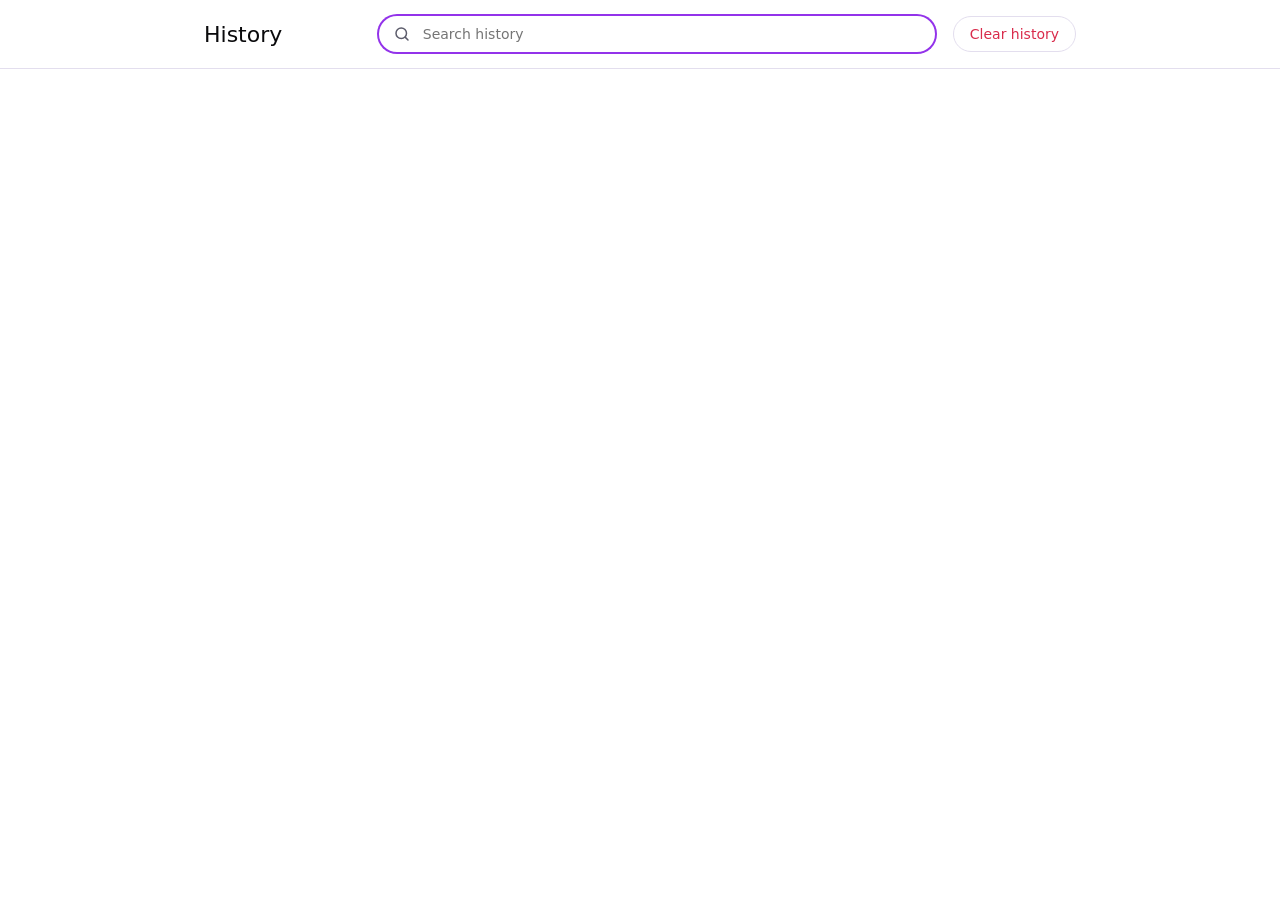
<file: app/ui/history.html>
<!doctype html>
<html lang="en">
<head>
<meta charset="utf-8">
<meta name="viewport" content="width=device-width, initial-scale=1">
<title>History</title>
<link rel="icon" href="icon.png">
<link rel="stylesheet" href="pages.css">
</head>
<body>
<div class="head"><div class="head-in">
  <h1>History</h1>
  <label class="search">
    <svg viewBox="0 0 24 24"><circle cx="11" cy="11" r="7"/><path d="m20 20-3.5-3.5"/></svg>
    <input id="q" type="search" placeholder="Search history" autofocus>
  </label>
  <button class="btn danger" id="clear">Clear history</button>
</div></div>
<main id="list"></main>

<script>
const $ = s => document.querySelector(s);
const esc = s => String(s ?? '').replace(/[&<>"]/g, c => ({'&':'&amp;','<':'&lt;','>':'&gt;','"':'&quot;'}[c]));
const GLOBE = '<svg viewBox="0 0 24 24"><circle cx="12" cy="12" r="9"/><path d="M3 12h18M12 3a14 14 0 0 1 0 18M12 3a14 14 0 0 0 0 18"/></svg>';
const TRASH = '<svg viewBox="0 0 24 24"><path d="M3 6h18M8 6V4a2 2 0 0 1 2-2h4a2 2 0 0 1 2 2v2m3 0v14a2 2 0 0 1-2 2H7a2 2 0 0 1-2-2V6"/></svg>';
let api, timer;

function dayLabel(d) {
  const today = new Date(); today.setHours(0, 0, 0, 0);
  const diff = Math.round((today - new Date(d.getFullYear(), d.getMonth(), d.getDate())) / 864e5);
  if (diff === 0) return 'Today - ' + d.toLocaleDateString(undefined, {weekday: 'long', month: 'long', day: 'numeric'});
  if (diff === 1) return 'Yesterday - ' + d.toLocaleDateString(undefined, {weekday: 'long', month: 'long', day: 'numeric'});
  return d.toLocaleDateString(undefined, {weekday: 'long', month: 'long', day: 'numeric', year: 'numeric'});
}
const hostOf = u => { try { return new URL(u).hostname.replace(/^www\./, ''); } catch (e) { return u; } };
const icon = v => v.icon ? `<img src="${esc(v.icon)}" alt="" onerror="this.replaceWith(Object.assign(document.createElement('span'),{innerHTML:GLOBE}))">` : GLOBE;

async function load() {
  const q = $('#q').value.trim();
  const rows = await api.browsing_history(q, 500);
  const box = $('#list');
  if (!rows.length) { box.innerHTML = `<div class="empty">${q ? 'No matching pages.' : 'No browsing history yet. Pages you visit show up here.'}</div>`; return; }
  let html = '', current = null;
  for (const v of rows) {
    const d = new Date(v.visited), label = dayLabel(d);
    if (label !== current) { if (current !== null) html += '</div>'; html += `<div class="day">${esc(label)}</div><div class="card">`; current = label; }
    html += `<div class="row" data-id="${v.id}">
      <span class="time">${d.toLocaleTimeString([], {hour: 'numeric', minute: '2-digit'})}</span>
      <span class="ico">${icon(v)}</span>
      <a class="main" href="${esc(v.url)}" title="${esc(v.url)}"><span class="t">${esc(v.title || hostOf(v.url))}</span><span class="u">${esc(hostOf(v.url))}</span></a>
      <span class="acts"><button class="ib" data-del title="Remove from history" aria-label="Remove from history">${TRASH}</button></span></div>`;
  }
  box.innerHTML = html + '</div>';
}
$('#list').addEventListener('click', async e => {
  const del = e.target.closest('[data-del]'); if (!del) return;
  await api.delete_visit(+del.closest('.row').dataset.id); load();
});
$('#q').addEventListener('input', () => { clearTimeout(timer); timer = setTimeout(load, 150); });
$('#clear').onclick = async () => {
  const b = $('#clear');
  if (!b.dataset.armed) {
    b.dataset.armed = 1; b.textContent = 'Click again to confirm';
    setTimeout(() => { delete b.dataset.armed; b.textContent = 'Clear history'; }, 3000);
    return;
  }
  delete b.dataset.armed; b.textContent = 'Clear history';
  await api.clear_browsing_history(); load();
};
window.onEngineEvent = event => { if (event === 'history') load(); };
window.addEventListener('pywebviewready', () => { api = window.pywebview.api; load(); });
</script>
</body>
</html>
</file>
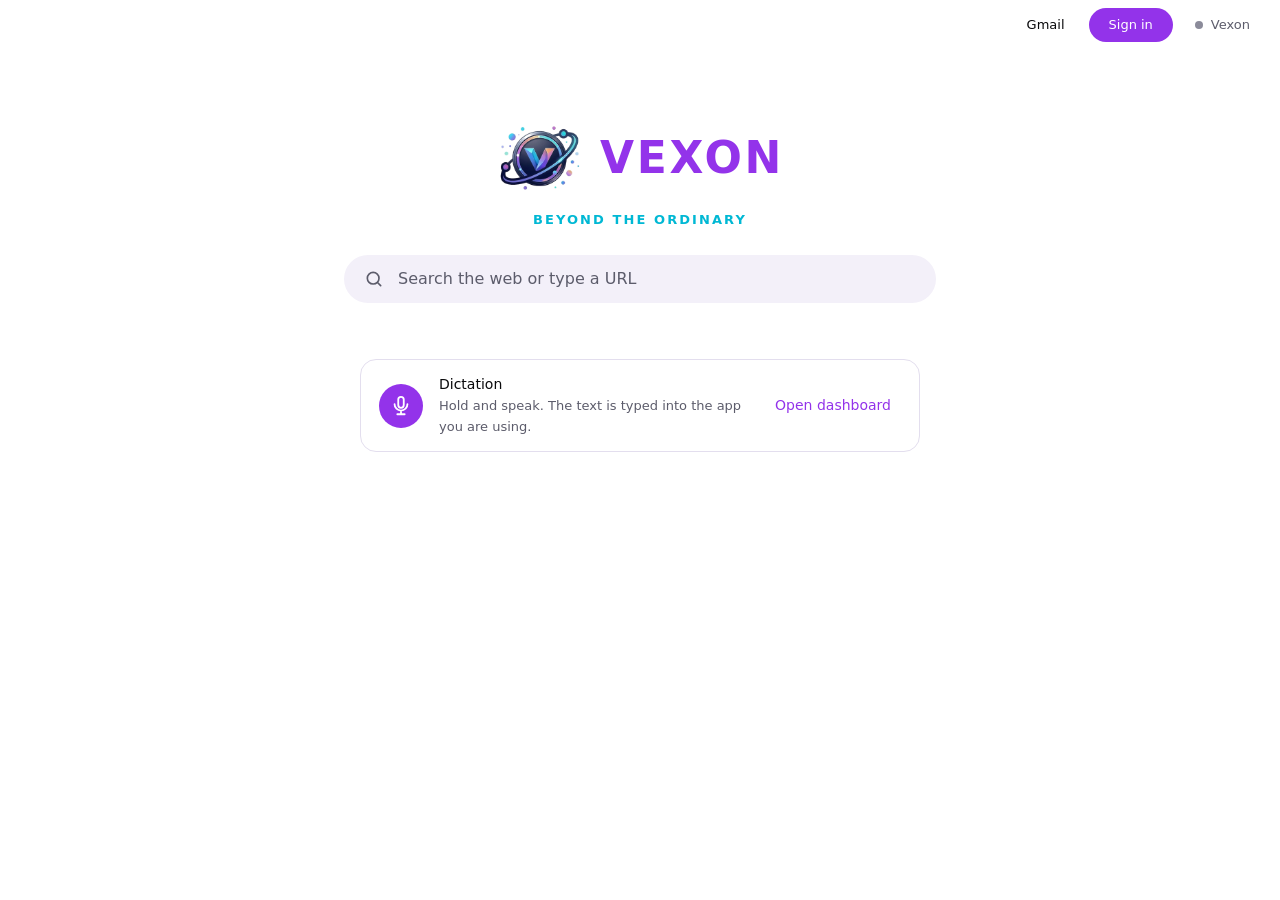
<file: app/ui/newtab.html>
<!doctype html>
<html lang="en">
<head>
<meta charset="utf-8">
<meta name="viewport" content="width=device-width, initial-scale=1">
<title>New Tab</title>
<link rel="icon" href="icon.png">
<link rel="stylesheet" href="pages.css">
<style>
body { min-height: 100vh; display: flex; flex-direction: column; align-items: center; }
.top { align-self: stretch; display: flex; justify-content: flex-end; padding: 8px 16px 0; }
.top { align-items: center; gap: 4px; }
.gl { padding: 6px 12px; border-radius: 16px; font-size: 13px; }
.gl:hover { background: var(--hover); }
.gsign { padding: 7px 20px; border-radius: 18px; font-size: 13px; font-weight: 500; background: var(--accent); color: #fff; margin: 0 8px; }
.gsign:hover { filter: brightness(1.08); }
.chip { display: inline-flex; align-items: center; gap: 8px; height: 32px; padding: 0 14px 0 10px; border-radius: 16px; color: var(--muted); font-size: 13px; }
.chip:hover { background: var(--hover); color: var(--text); }
.dot { width: 8px; height: 8px; border-radius: 50%; background: var(--faint); }
.dot.ready { background: var(--ok); }
.dot.loading, .dot.transcribing { background: var(--warn); animation: pulse 1s infinite; }
.dot.recording { background: var(--rec); animation: pulse .6s infinite; }
.dot.error { background: var(--rec); }
@keyframes pulse { 50% { opacity: .35; } }

.center { width: 100%; max-width: 640px; padding: 0 24px; margin-top: min(8vh, 90px); display: flex; flex-direction: column; align-items: center; }
.logo { display: flex; align-items: center; gap: 16px; margin-bottom: 8px; }
.logo img { width: 88px; height: 88px; }
.logo b { font-size: 44px; font-weight: 700; letter-spacing: .06em; text-transform: uppercase; color: var(--accent); }
.tagline { margin-bottom: 26px; font-size: 13px; font-weight: 700; letter-spacing: .16em; text-transform: uppercase; color: var(--cyan); }
.box { width: 100%; height: 48px; border-radius: 24px; background: var(--field); display: flex; align-items: center; gap: 12px; padding: 0 20px; color: var(--muted); }
.box:hover { box-shadow: var(--shadow); }
.box:focus-within { background: var(--panel); box-shadow: var(--shadow), inset 0 0 0 2px var(--accent); }
.box svg { width: 20px; height: 20px; flex: none; }
.box input { flex: 1; min-width: 0; border: 0; outline: 0; background: none; font-size: 16px; }
.box input::placeholder { color: var(--muted); }

.tiles { margin-top: 28px; display: grid; grid-template-columns: repeat(5, 112px); gap: 4px 8px; justify-content: center; }
.tile { position: relative; width: 112px; padding: 10px 0 8px; border-radius: 12px; display: flex; flex-direction: column; align-items: center; gap: 6px; }
.tile:hover { background: var(--hover); }
.tile .av { width: 44px; height: 44px; border-radius: 50%; background: var(--field); display: grid; place-items: center; font-size: 20px; font-weight: 500; color: #fff; overflow: hidden; }
.tile .av img { width: 28px; height: 28px; border-radius: 4px; }
.tile .nm { max-width: 100px; font-size: 12px; white-space: nowrap; overflow: hidden; text-overflow: ellipsis; }
.tile .rm { position: absolute; top: 4px; right: 6px; width: 24px; height: 24px; border-radius: 50%; display: none; place-items: center; color: var(--muted); }
.tile .rm svg { width: 12px; height: 12px; }
.tile:hover .rm { display: grid; }
.tile .rm:hover { background: var(--hover); color: var(--text); }

.dictation { margin: 28px 0 28px; display: flex; align-items: center; gap: 16px; padding: 14px 18px; border: 1px solid var(--line); border-radius: 16px; background: var(--panel); max-width: 560px; }
.dictation .mic { width: 44px; height: 44px; border-radius: 50%; background: var(--accent); color: #fff; display: grid; place-items: center; flex: none; }
.dictation .mic svg { width: 22px; height: 22px; }
.dictation.recording .mic { background: var(--rec); animation: ring 1.2s infinite; }
@keyframes ring { 0% { box-shadow: 0 0 0 0 rgba(217,48,37,.4); } 100% { box-shadow: 0 0 0 14px rgba(217,48,37,0); } }
.dictation .tx { flex: 1; min-width: 0; }
.dictation b { display: block; font-weight: 500; }
.dictation span { color: var(--muted); font-size: 13px; }
kbd { font: inherit; font-size: 12px; font-weight: 600; padding: 1px 6px; border-radius: 5px; border: 1px solid var(--line); border-bottom-width: 2px; color: var(--text); background: var(--bg); }
.dictation a.go { color: var(--accent); font-weight: 500; white-space: nowrap; padding: 6px 10px; border-radius: 16px; }
.dictation a.go:hover { background: var(--accent-soft); }
@media (max-width: 720px) { .tiles { grid-template-columns: repeat(3, 112px); } }
</style>
</head>
<body>
<div class="top">
  <a class="gl" href="https://mail.google.com/">Gmail</a>
  <a class="gsign" id="gsign" href="https://accounts.google.com/ServiceLogin?service=mail&amp;continue=https://mail.google.com/mail/">Sign in</a>
  <a class="chip" href="index.html" title="Open the Vexon dictation dashboard"><span class="dot" id="dot"></span><span id="status">Vexon</span></a>
</div>

<div class="center">
  <div class="logo"><img src="icon.png" alt=""><b>Vexon</b></div>
  <div class="tagline">Beyond the ordinary</div>
  <form class="box" id="form" autocomplete="off">
    <svg viewBox="0 0 24 24"><circle cx="11" cy="11" r="7"/><path d="m20 20-3.5-3.5"/></svg>
    <input id="q" type="text" spellcheck="false" placeholder="Search the web or type a URL" aria-label="Search the web or type a URL">
  </form>

  <div class="tiles" id="tiles"></div>

  <div class="dictation" id="dict">
    <div class="mic"><svg viewBox="0 0 24 24"><rect x="9" y="2" width="6" height="12" rx="3"/><path d="M5 10a7 7 0 0 0 14 0M12 17v4M8 21h8"/></svg></div>
    <div class="tx"><b id="d-title">Dictation</b><span id="d-sub">Hold <span id="hk"></span> and speak. The text is typed into the app you are using.</span></div>
    <a class="go" href="index.html">Open dashboard</a>
  </div>
</div>

<script>
const $ = s => document.querySelector(s);
const esc = s => String(s ?? '').replace(/[&<>"]/g, c => ({'&':'&amp;','<':'&lt;','>':'&gt;','"':'&quot;'}[c]));
const DEFAULTS = [
  {title: 'Gmail', url: 'https://mail.google.com/'}, {title: 'YouTube', url: 'https://www.youtube.com/'}, {title: 'Wikipedia', url: 'https://www.wikipedia.org/'},
  {title: 'GitHub', url: 'https://github.com/'}, {title: 'Google', url: 'https://www.google.com/'},
  {title: 'Maps', url: 'https://www.google.com/maps'}, {title: 'News', url: 'https://news.google.com/'},
];
const COLORS = ['#a855f7', '#0891b2', '#7c3aed', '#06b6d4', '#c026d3', '#8b5cf6', '#0e7490', '#6d28d9'];
let api, hidden = [];
try { hidden = JSON.parse(localStorage.getItem('vt.hiddenTiles') || '[]'); } catch (e) {}
const host = u => { try { return new URL(u).hostname.replace(/^www\./, ''); } catch (e) { return u; } };
const KEYS = {ctrl: 'Ctrl', windows: 'Win', alt: 'Alt', shift: 'Shift', space: 'Space', 'right ctrl': 'Right Ctrl'};
const keysHtml = c => (c || '').split('+').map(k => `<kbd>${esc(KEYS[k.trim()] || k.trim().toUpperCase())}</kbd>`).join(' + ');

$('#form').onsubmit = e => { e.preventDefault(); const v = $('#q').value.trim(); if (v) api.navigate(v); };

async function loadTiles() {
  const seen = new Set(), tiles = [];
  const add = t => { const h = host(t.url); if (!seen.has(h) && !hidden.includes(h) && tiles.length < 10) { seen.add(h); tiles.push({...t, host: h}); } };
  (await api.top_sites(10)).forEach(t => add({title: t.title, url: t.url, icon: t.icon}));
  (await api.get_bookmarks()).forEach(b => add({title: b.title, url: b.url, icon: b.icon}));
  DEFAULTS.forEach(add);
  $('#tiles').innerHTML = tiles.map(t => {
    const letter = ((t.title || t.host).match(/[A-Za-z0-9]/) || ['•'])[0].toUpperCase();
    const color = COLORS[[...t.host].reduce((a, c) => a + c.charCodeAt(0), 0) % COLORS.length];
    const av = t.icon ? `<span class="av" style="background:var(--field)"><img src="${esc(t.icon)}" alt="" onerror="this.parentNode.style.background='${color}';this.replaceWith('${letter}')"></span>`
                      : `<span class="av" style="background:${color}">${esc(letter)}</span>`;
    const name = t.title.length > 18 ? t.title.slice(0, 17) + '…' : t.title;
    return `<a class="tile" href="${esc(t.url)}" title="${esc(t.url)}">${av}<span class="nm">${esc(name)}</span>
      <button class="rm" data-h="${esc(t.host)}" title="Remove" aria-label="Remove shortcut"><svg viewBox="0 0 24 24"><path d="M18 6 6 18M6 6l12 12"/></svg></button></a>`;
  }).join('');
}
$('#tiles').addEventListener('click', e => {
  const rm = e.target.closest('.rm'); if (!rm) return;
  e.preventDefault(); e.stopPropagation();
  hidden.push(rm.dataset.h);
  try { localStorage.setItem('vt.hiddenTiles', JSON.stringify(hidden)); } catch (err) {}
  loadTiles();
});

function setState(state, status) {
  $('#dot').className = 'dot ' + state;
  $('#status').textContent = status;
  $('#dict').classList.toggle('recording', state === 'recording');
  $('#d-title').textContent = state === 'recording' ? 'Listening…' : state === 'transcribing' ? 'Transcribing…' : 'Dictation';
}
window.onEngineEvent = (event, data) => {
  if (event === 'state') setState(data.state, data.status);
  if (event === 'config') $('#hk').innerHTML = keysHtml(data.hotkey);
  if (event === 'bookmarks') loadTiles();
};
window.addEventListener('pywebviewready', async () => {
  api = window.pywebview.api;
  const s = await api.get_state();
  setState(s.state, s.status);
  $('#hk').innerHTML = keysHtml(s.config.hotkey);
  loadTiles();
  // the "Sign in" button only makes sense while no Google account is signed in
  api.google_account().then(g => { $('#gsign').classList.toggle('hidden', g.signed_in); $('#gsign').href = g.sign_in_url; });
});
</script>
</body>
</html>
</file>
<file: app/ui/pages.css>
/* Shared look of the browser's internal pages (New Tab, History, Bookmarks). */
/* Vexon palette: purple #A855F7, cyan #00E5FF, ink #0A0A0C, white (deeper purple/cyan on white
   so text keeps its contrast). */
:root {
  color-scheme: light dark;
  --bg: #ffffff; --panel: #ffffff; --text: #0a0a0c; --muted: #5c5c6b; --faint: #8b8b9a; --line: #e3deee;
  --accent: #9333ea; --cyan: #00b8d4; --accent-soft: #f1e6fd; --hover: rgba(10,10,12,.06); --field: #f3f0f9;
  --rec: #d92b4b; --ok: #0891b2; --warn: #d97706; --shadow: 0 1px 3px rgba(60,40,100,.2);
}
@media (prefers-color-scheme: dark) {
  :root {
    --bg: #0a0a0c; --panel: #131318; --text: #f4f4f8; --muted: #a3a3b2; --faint: #6f6f80; --line: #262630;
    --accent: #a855f7; --cyan: #00e5ff; --accent-soft: #2b1a45; --hover: rgba(255,255,255,.07); --field: #17171d;
    --rec: #ff5c7a; --ok: #00e5ff; --warn: #ffc857; --shadow: 0 1px 3px rgba(0,0,0,.6);
  }
}
* { box-sizing: border-box; }
html, body { margin: 0; min-height: 100%; }
body { background: var(--bg); color: var(--text); font: 14px/1.5 "Segoe UI Variable Text", "Segoe UI", system-ui, sans-serif; }
a { color: inherit; text-decoration: none; }
button { font: inherit; color: inherit; background: none; border: 0; padding: 0; cursor: pointer; }
svg { display: block; fill: none; stroke: currentColor; stroke-width: 2; stroke-linecap: round; stroke-linejoin: round; }
input { font: inherit; color: var(--text); }
.hidden { display: none !important; }

/* manager pages (history, bookmarks) */
.head { position: sticky; top: 0; z-index: 5; background: var(--bg); border-bottom: 1px solid var(--line); }
.head-in { max-width: 920px; margin: 0 auto; padding: 14px 24px; display: flex; align-items: center; gap: 16px; }
.head h1 { font-size: 22px; font-weight: 500; margin: 0; flex: 0 0 auto; }
.search { flex: 1; max-width: 560px; margin-left: auto; height: 40px; border-radius: 20px; background: var(--field);
  display: flex; align-items: center; gap: 10px; padding: 0 16px; color: var(--muted); }
.search:focus-within { background: var(--panel); box-shadow: inset 0 0 0 2px var(--accent); }
.search svg { width: 18px; height: 18px; flex: none; }
.search input { flex: 1; min-width: 0; border: 0; outline: 0; background: none; }
.btn { height: 36px; padding: 0 16px; border-radius: 18px; border: 1px solid var(--line); color: var(--accent); font-weight: 500; }
.btn:hover { background: var(--accent-soft); }
.btn.danger { color: var(--rec); }
main { max-width: 920px; margin: 0 auto; padding: 8px 24px 64px; }
.day { font-size: 14px; font-weight: 500; margin: 24px 0 8px; color: var(--text); }
.card { background: var(--panel); border: 1px solid var(--line); border-radius: 12px; overflow: hidden; }
.row { display: flex; align-items: center; gap: 14px; height: 48px; padding: 0 8px 0 16px; border-bottom: 1px solid var(--line); }
.row:last-child { border-bottom: 0; }
.row:hover { background: var(--hover); }
.row .time { width: 62px; flex: none; color: var(--muted); font-size: 12.5px; font-variant-numeric: tabular-nums; }
.row .ico { width: 20px; height: 20px; flex: none; display: grid; place-items: center; color: var(--muted); }
.row .ico img { width: 16px; height: 16px; border-radius: 3px; }
.row .ico svg { width: 16px; height: 16px; }
.row .main { flex: 1; min-width: 0; display: flex; align-items: baseline; gap: 12px; }
.row .t { white-space: nowrap; overflow: hidden; text-overflow: ellipsis; }
.row .u { color: var(--muted); font-size: 12.5px; white-space: nowrap; overflow: hidden; text-overflow: ellipsis; flex: 0 1 auto; }
.row .acts { display: flex; gap: 2px; opacity: 0; }
.row:hover .acts, .row:focus-within .acts { opacity: 1; }
.ib { width: 32px; height: 32px; border-radius: 50%; display: grid; place-items: center; color: var(--muted); }
.ib:hover { background: var(--hover); color: var(--text); }
.ib svg { width: 16px; height: 16px; }
.empty { padding: 56px 20px; text-align: center; color: var(--muted); }
.rename { flex: 1; height: 32px; border: 1px solid var(--accent); border-radius: 8px; padding: 0 10px; background: var(--bg); outline: 0; }
</file>
